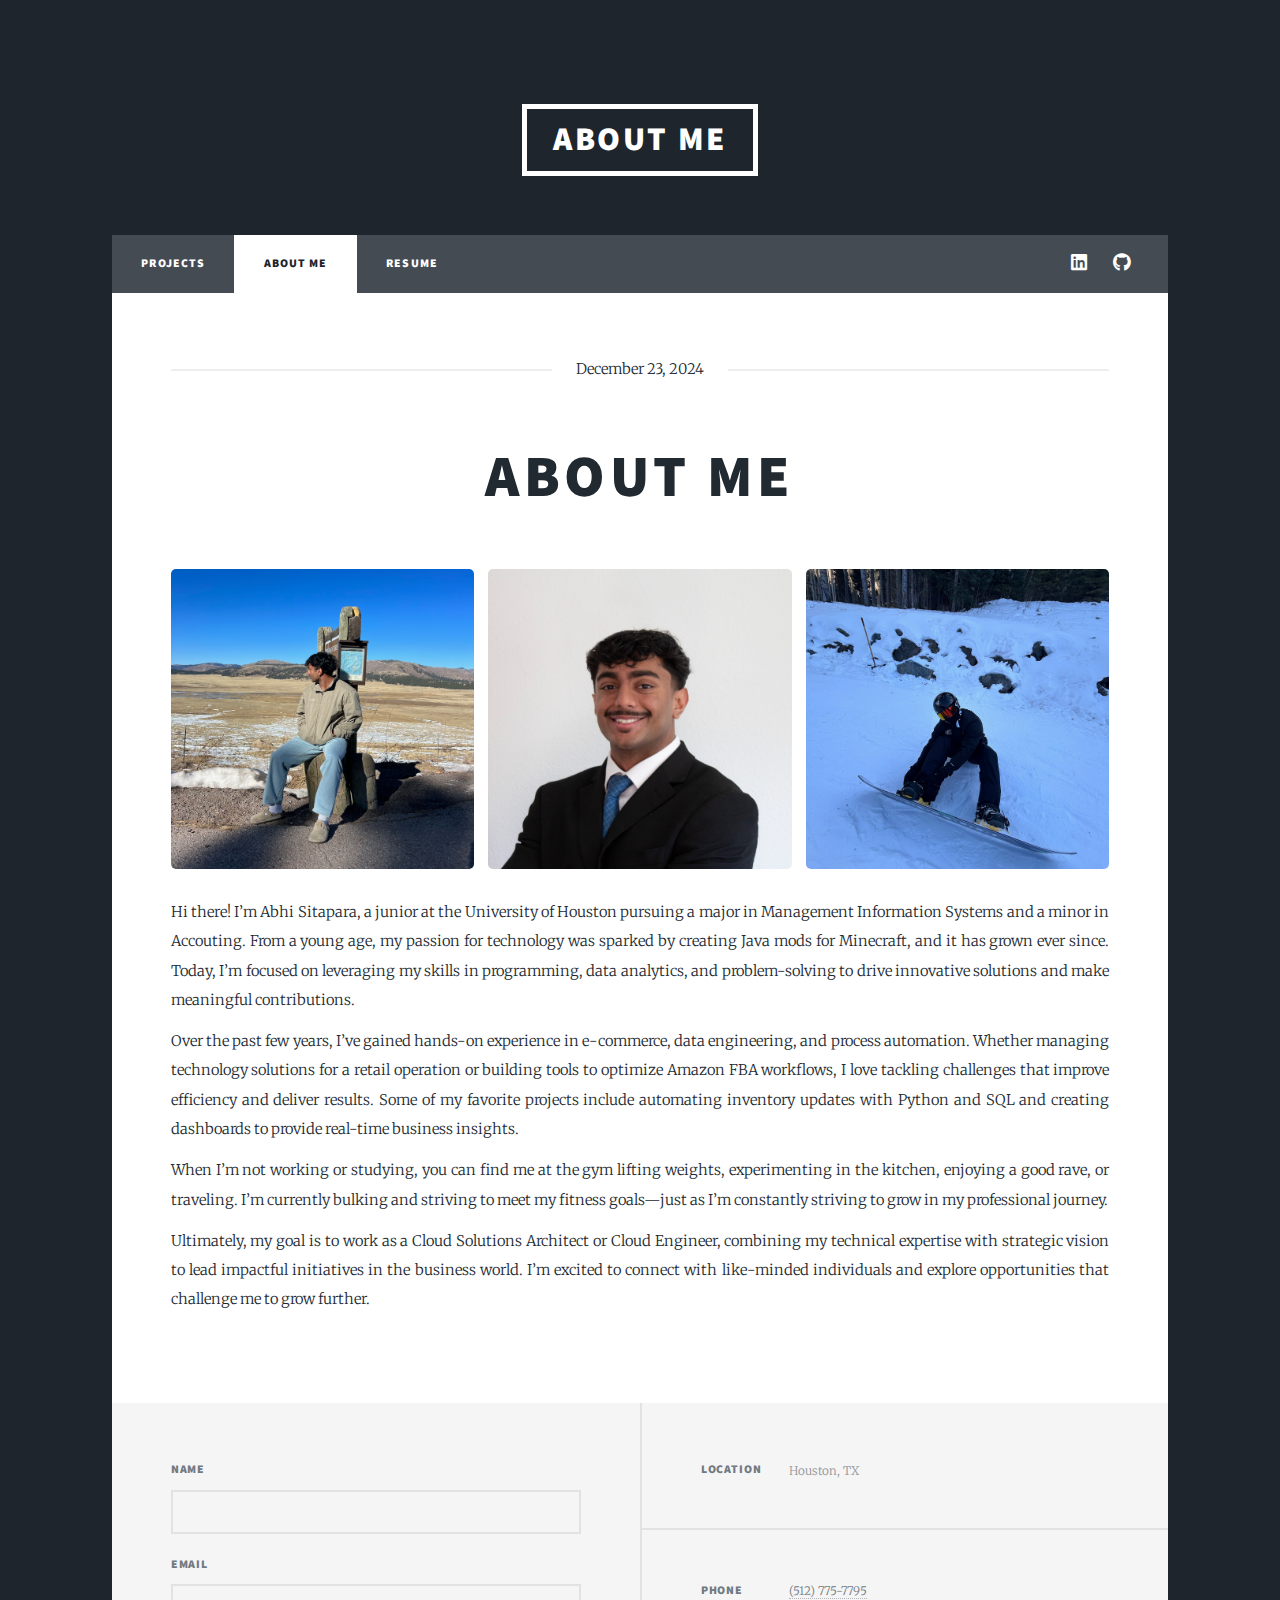
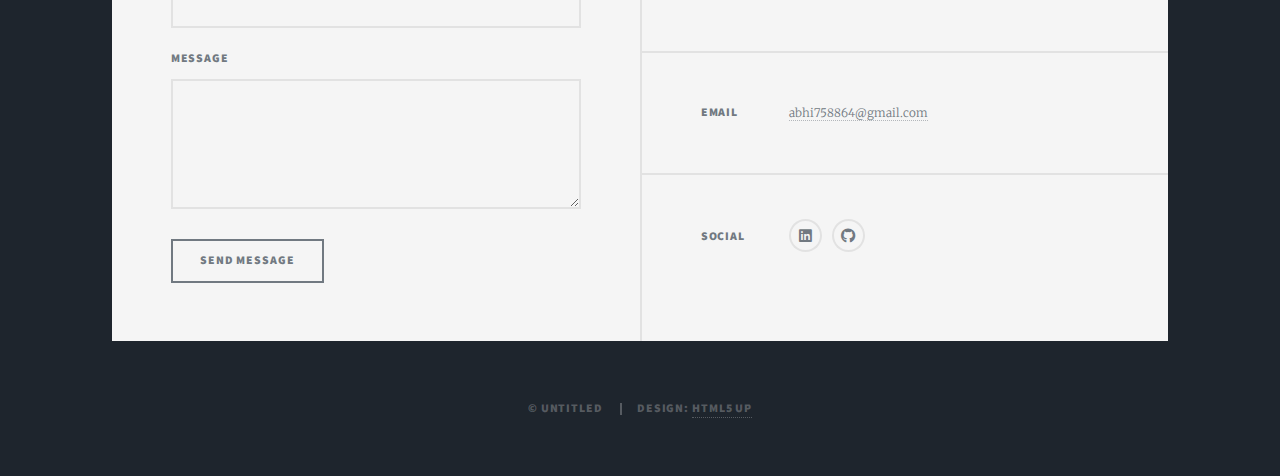
<file: aboutme.html>
<!DOCTYPE html>
<!--
	Massively by HTML5 UP
	html5up.net | @ajlkn
	Free for personal and commercial use under the CCA 3.0 license (html5up.net/license)
-->
<html>
  <head>
    <title>About Me | Abhi Sitapara</title>
    <meta charset="utf-8" />
    <meta
      name="viewport"
      content="width=device-width, initial-scale=1, user-scalable=no"
    />
    <link rel="stylesheet" href="assets/css/main.css" />
    <noscript
      ><link rel="stylesheet" href="assets/css/noscript.css"
    /></noscript>
  </head>
  <body class="is-preload">
    <!-- Wrapper -->
    <div id="wrapper">
      <!-- Header -->
      <header id="header">
        <a href="index.html" class="logo">About Me</a>
      </header>

      <!-- Nav -->
      <nav id="nav">
        <ul class="links">
          <li><a href="index.html">Projects</a></li>
          <li class="active"><a href="generic.html">About Me</a></li>
          <li><a href="resume.html">Resume</a></li>
        </ul>
        <ul class="icons">
          <li>
            <a
              href="https://www.linkedin.com/in/abhi-sitapara/"
              class="icon brands fa-linkedin"
              ><span class="label">LinkedIn</span></a
            >
          </li>
          <li>
            <a href="https://github.com/assitapa" class="icon brands fa-github"
              ><span class="label">GitHub</span></a
            >
          </li>
        </ul>
      </nav>

      <!-- Main -->
      <div id="main">
        <!-- Post -->
        <section class="post">
          <header class="major">
            <span class="date">December 23, 2024</span>
            <h1>About Me</h1>
          </header>
          <div class="image-grid">
            <img src="images/Travel.JPG" alt="Image 1" />
            <img src="images/Headshot.jpg" alt="Image 2" />
            <img src="images/Snow.JPG" alt="Image 3" />
          </div>
          <div style="margin-bottom: 2em">
            <p style="margin-bottom: 0.8em; line-height: 2">
              Hi there! I’m Abhi Sitapara, a junior at the University of Houston
              pursuing a major in Management Information Systems and a minor in
              Accouting. From a young age, my passion for technology was sparked
              by creating Java mods for Minecraft, and it has grown ever since.
              Today, I’m focused on leveraging my skills in programming, data
              analytics, and problem-solving to drive innovative solutions and
              make meaningful contributions.
            </p>
            <p style="margin-bottom: 0.8em; line-height: 2">
              Over the past few years, I’ve gained hands-on experience in
              e-commerce, data engineering, and process automation. Whether
              managing technology solutions for a retail operation or building
              tools to optimize Amazon FBA workflows, I love tackling challenges
              that improve efficiency and deliver results. Some of my favorite
              projects include automating inventory updates with Python and SQL
              and creating dashboards to provide real-time business insights.
            </p>
            <p style="margin-bottom: 0.8em; line-height: 2">
              When I’m not working or studying, you can find me at the gym
              lifting weights, experimenting in the kitchen, enjoying a good
              rave, or traveling. I’m currently bulking and striving to meet my
              fitness goals—just as I’m constantly striving to grow in my
              professional journey.
            </p>
            <p style="margin-bottom: 0.8em; line-height: 2">
              Ultimately, my goal is to work as a Cloud Solutions Architect or
              Cloud Engineer, combining my technical expertise with strategic
              vision to lead impactful initiatives in the business world. I’m
              excited to connect with like-minded individuals and explore
              opportunities that challenge me to grow further.
            </p>
          </div>
        </section>
      </div>

      <!-- Footer -->

      <footer id="footer">
        <section>
          <form method="post" action="https://formspree.io/f/mqaezbdn">
            <div class="fields">
              <div class="field">
                <label for="name">Name</label>
                <input type="text" name="name" id="name" required />
              </div>
              <div class="field">
                <label for="email">Email</label>
                <input type="email" name="email" id="email" required />
              </div>
              <div class="field">
                <label for="message">Message</label>
                <textarea
                  name="message"
                  id="message"
                  rows="3"
                  required
                ></textarea>
              </div>
            </div>
            <ul class="actions">
              <li><input type="submit" value="Send Message" /></li>
            </ul>
          </form>
        </section>
        <section class="split contact">
          <section class="alt">
            <h3>Location</h3>
            <p>Houston, TX</p>
          </section>
          <section>
            <h3>Phone</h3>
            <p><a href="#">(512) 775-7795</a></p>
          </section>
          <section>
            <h3>Email</h3>
            <p>
              <a href="mailto:abhi758864@gmail.com">abhi758864@gmail.com</a>
            </p>
          </section>
          <section>
            <h3>Social</h3>
            <ul class="icons alt">
              <li>
                <a
                  href="https://www.linkedin.com/in/abhi-sitapara/"
                  class="icon brands alt fa-linkedin"
                  ><span class="label">LinkedIn</span></a
                >
              </li>
              <li>
                <a
                  href="https://github.com/assitapa"
                  class="icon brands alt fa-github"
                  ><span class="label">GitHub</span></a
                >
              </li>
            </ul>
          </section>
        </section>
      </footer>
      <!-- Copyright -->
      <div id="copyright">
        <ul>
          <li>&copy; Untitled</li>
          <li>Design: <a href="https://html5up.net">HTML5 UP</a></li>
        </ul>
      </div>
    </div>
  </body>
</html>
</file>
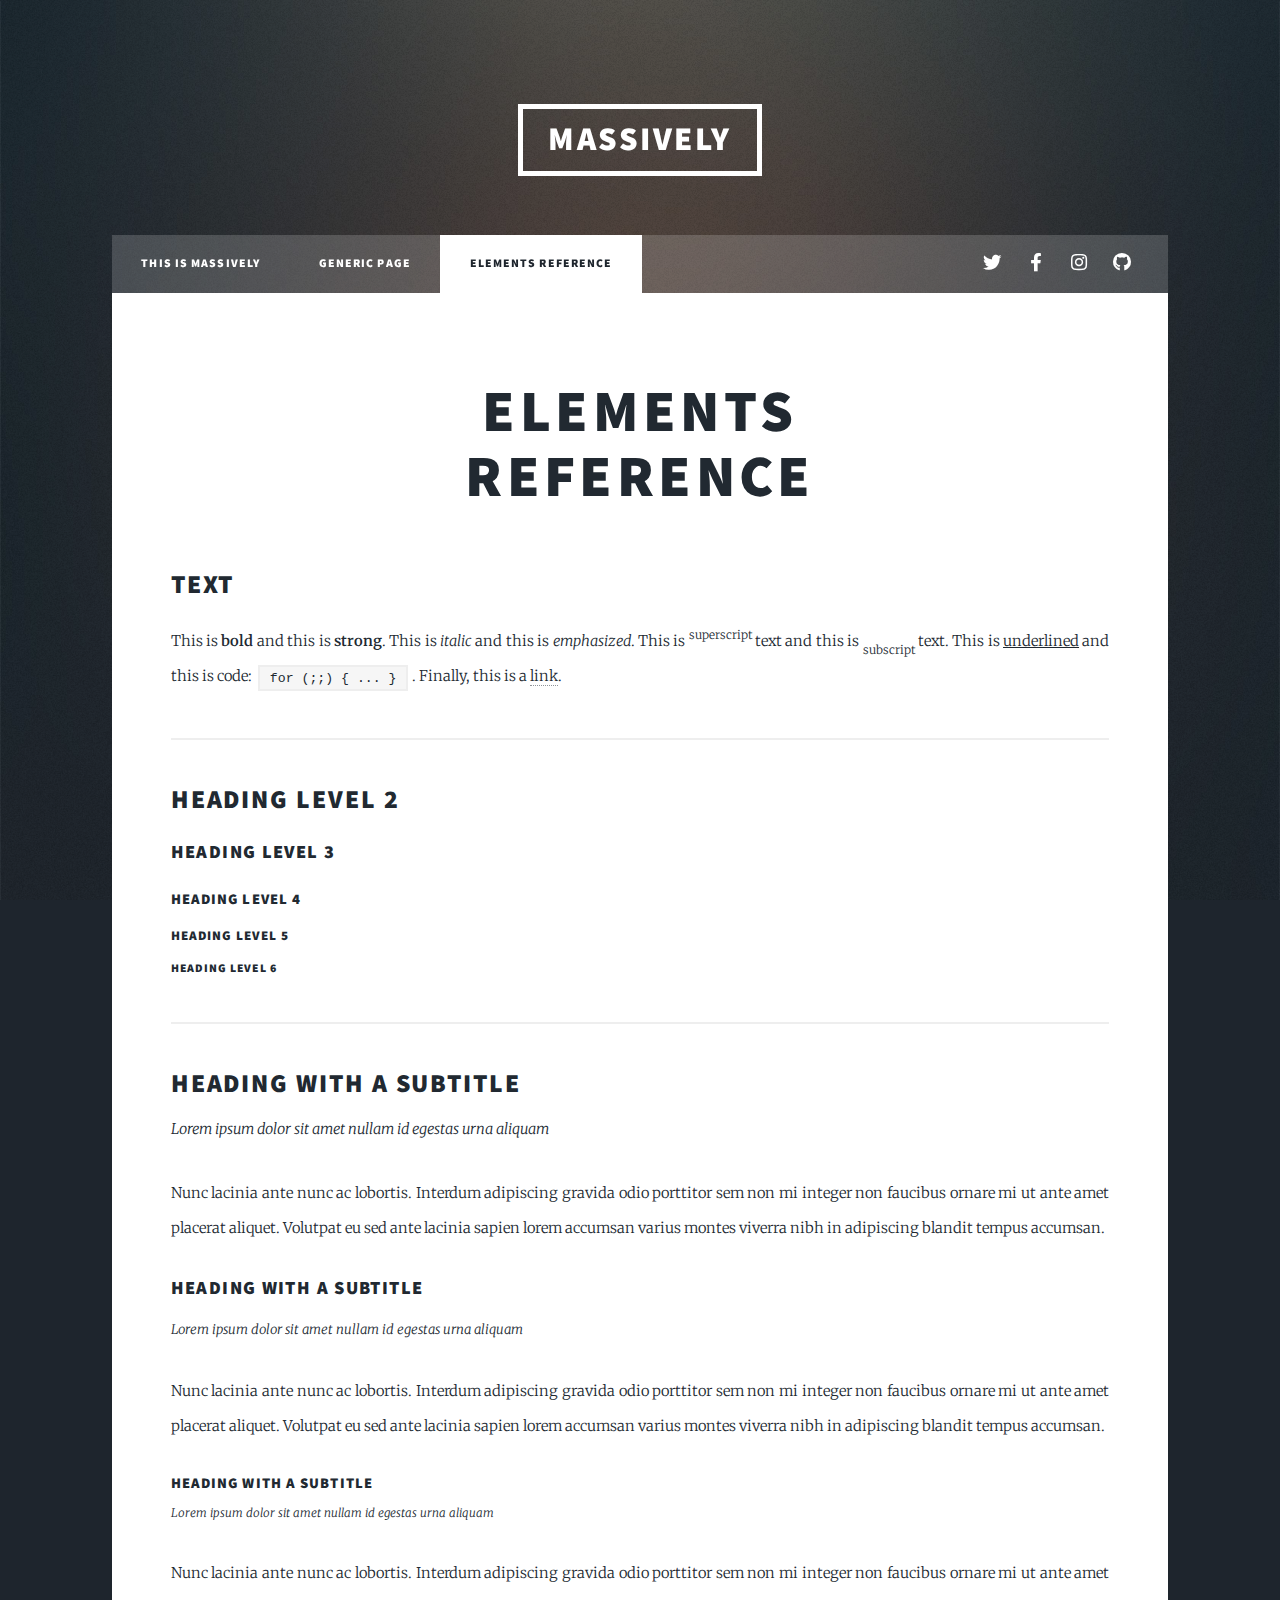
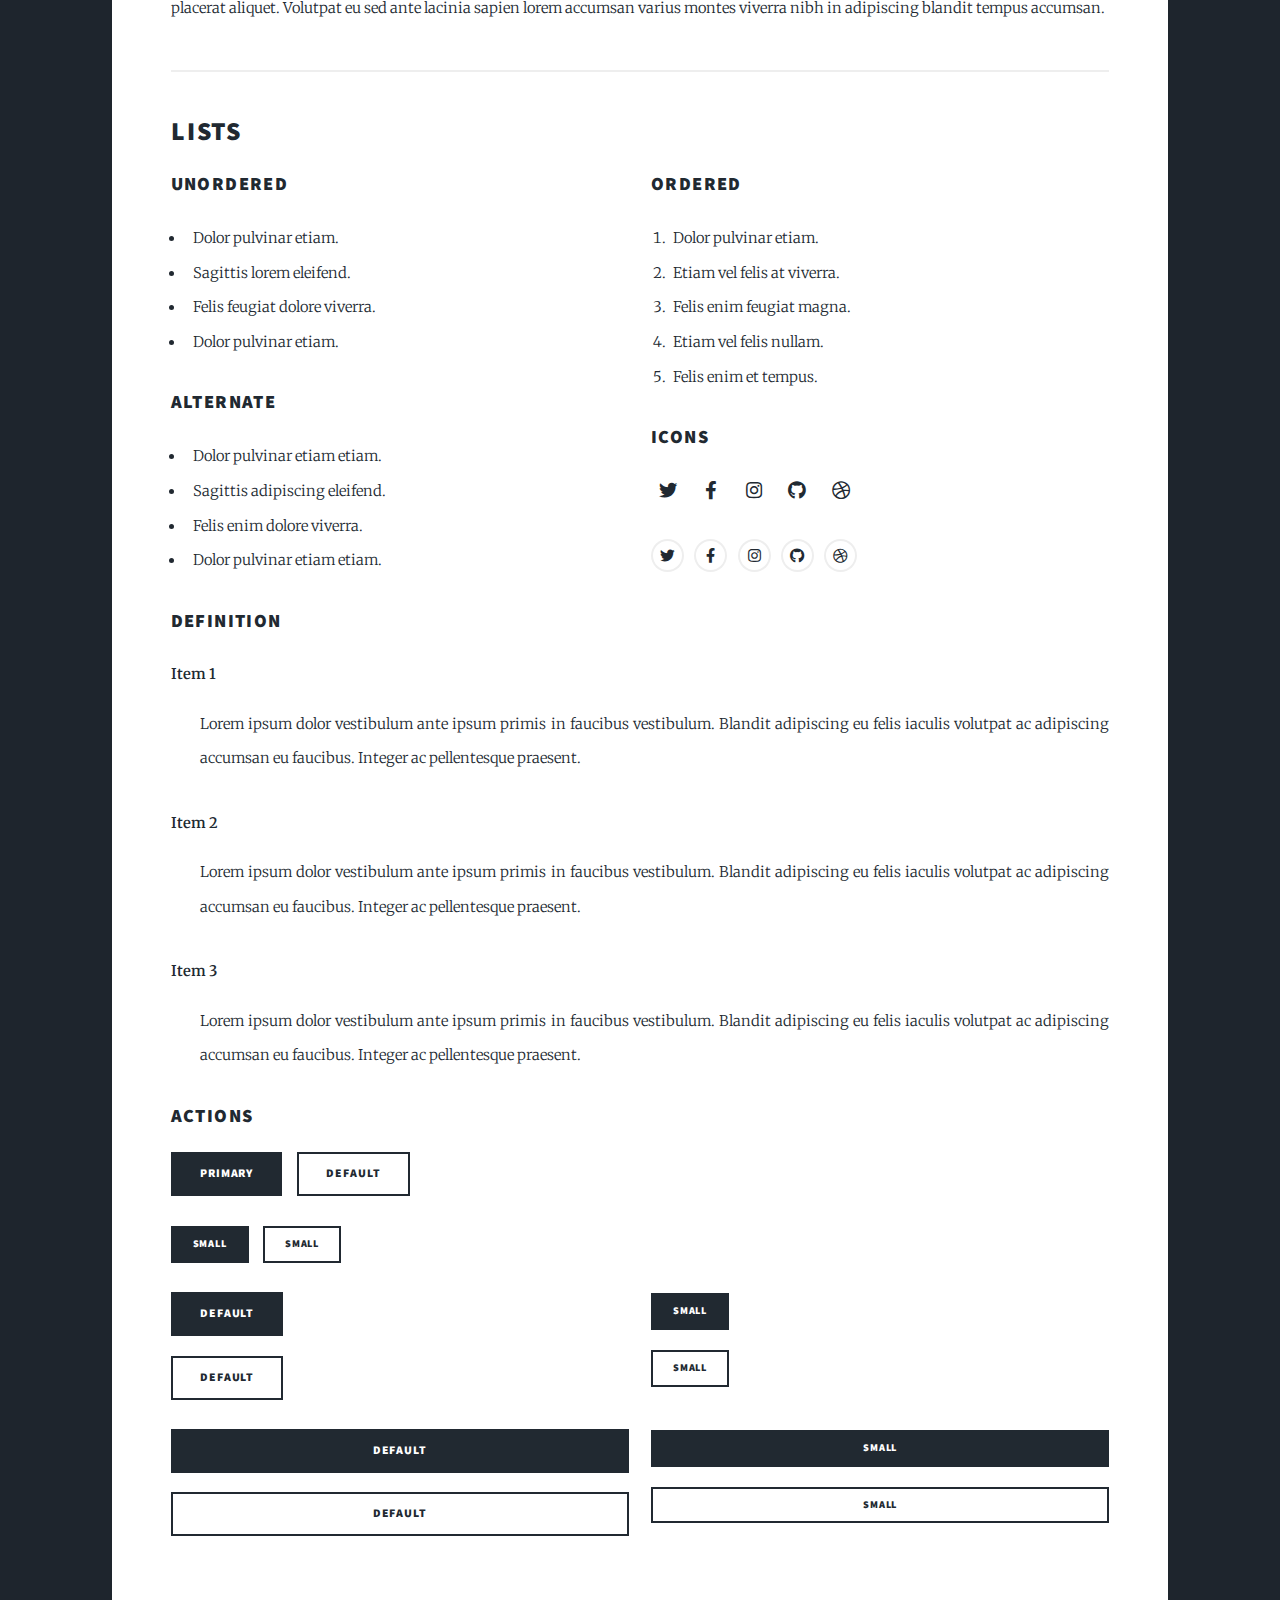
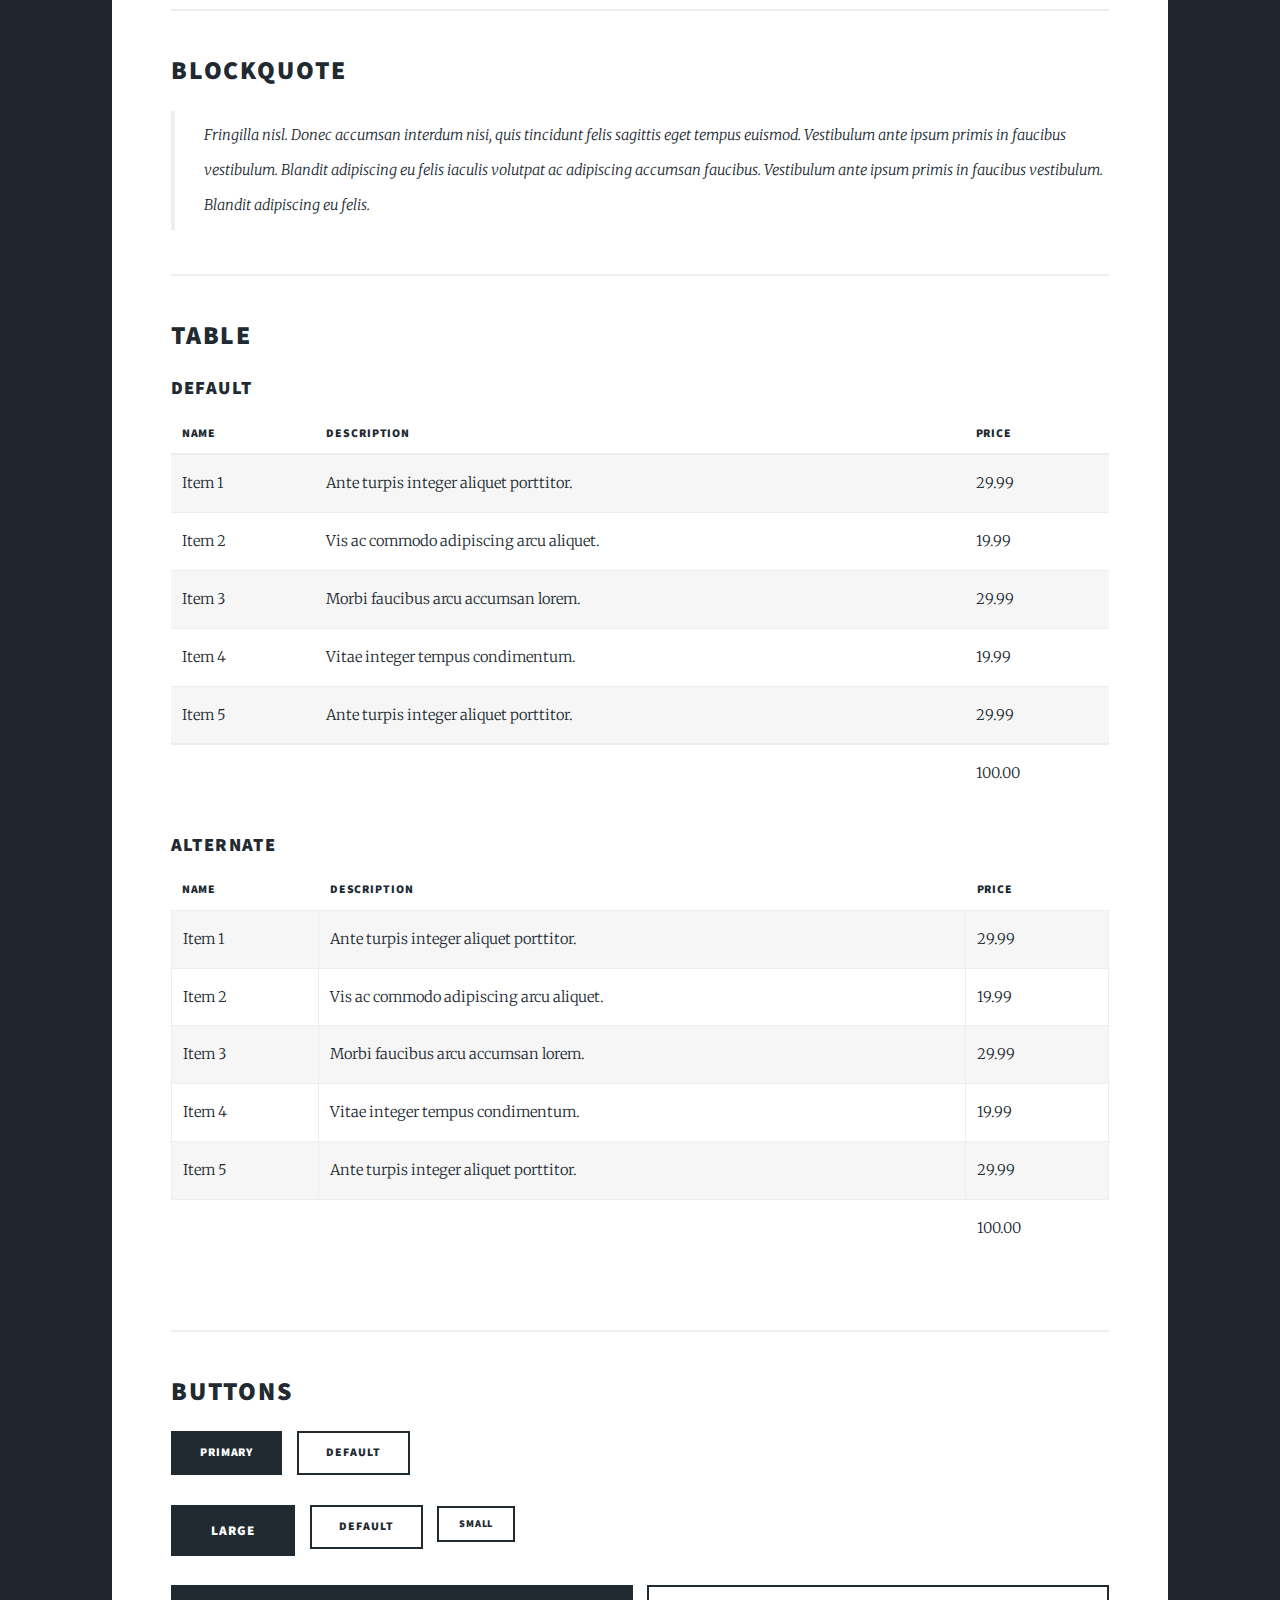
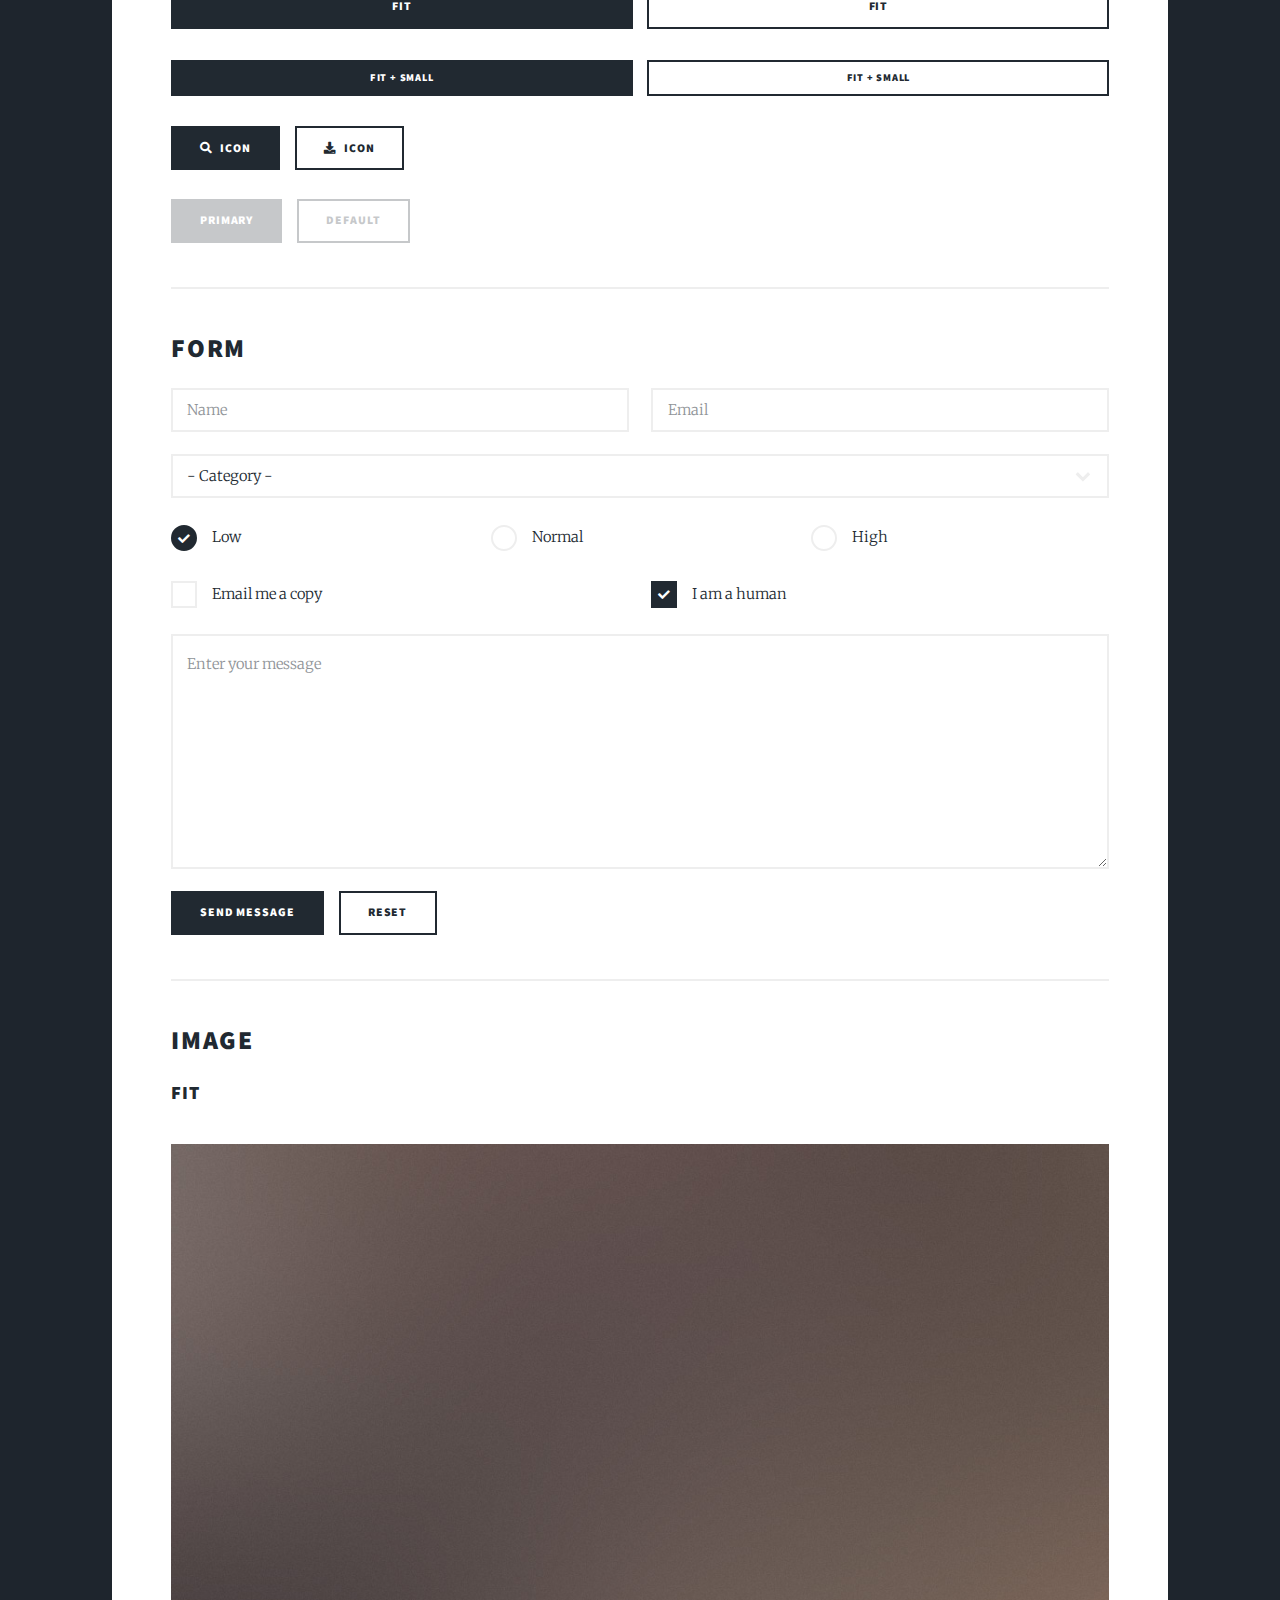
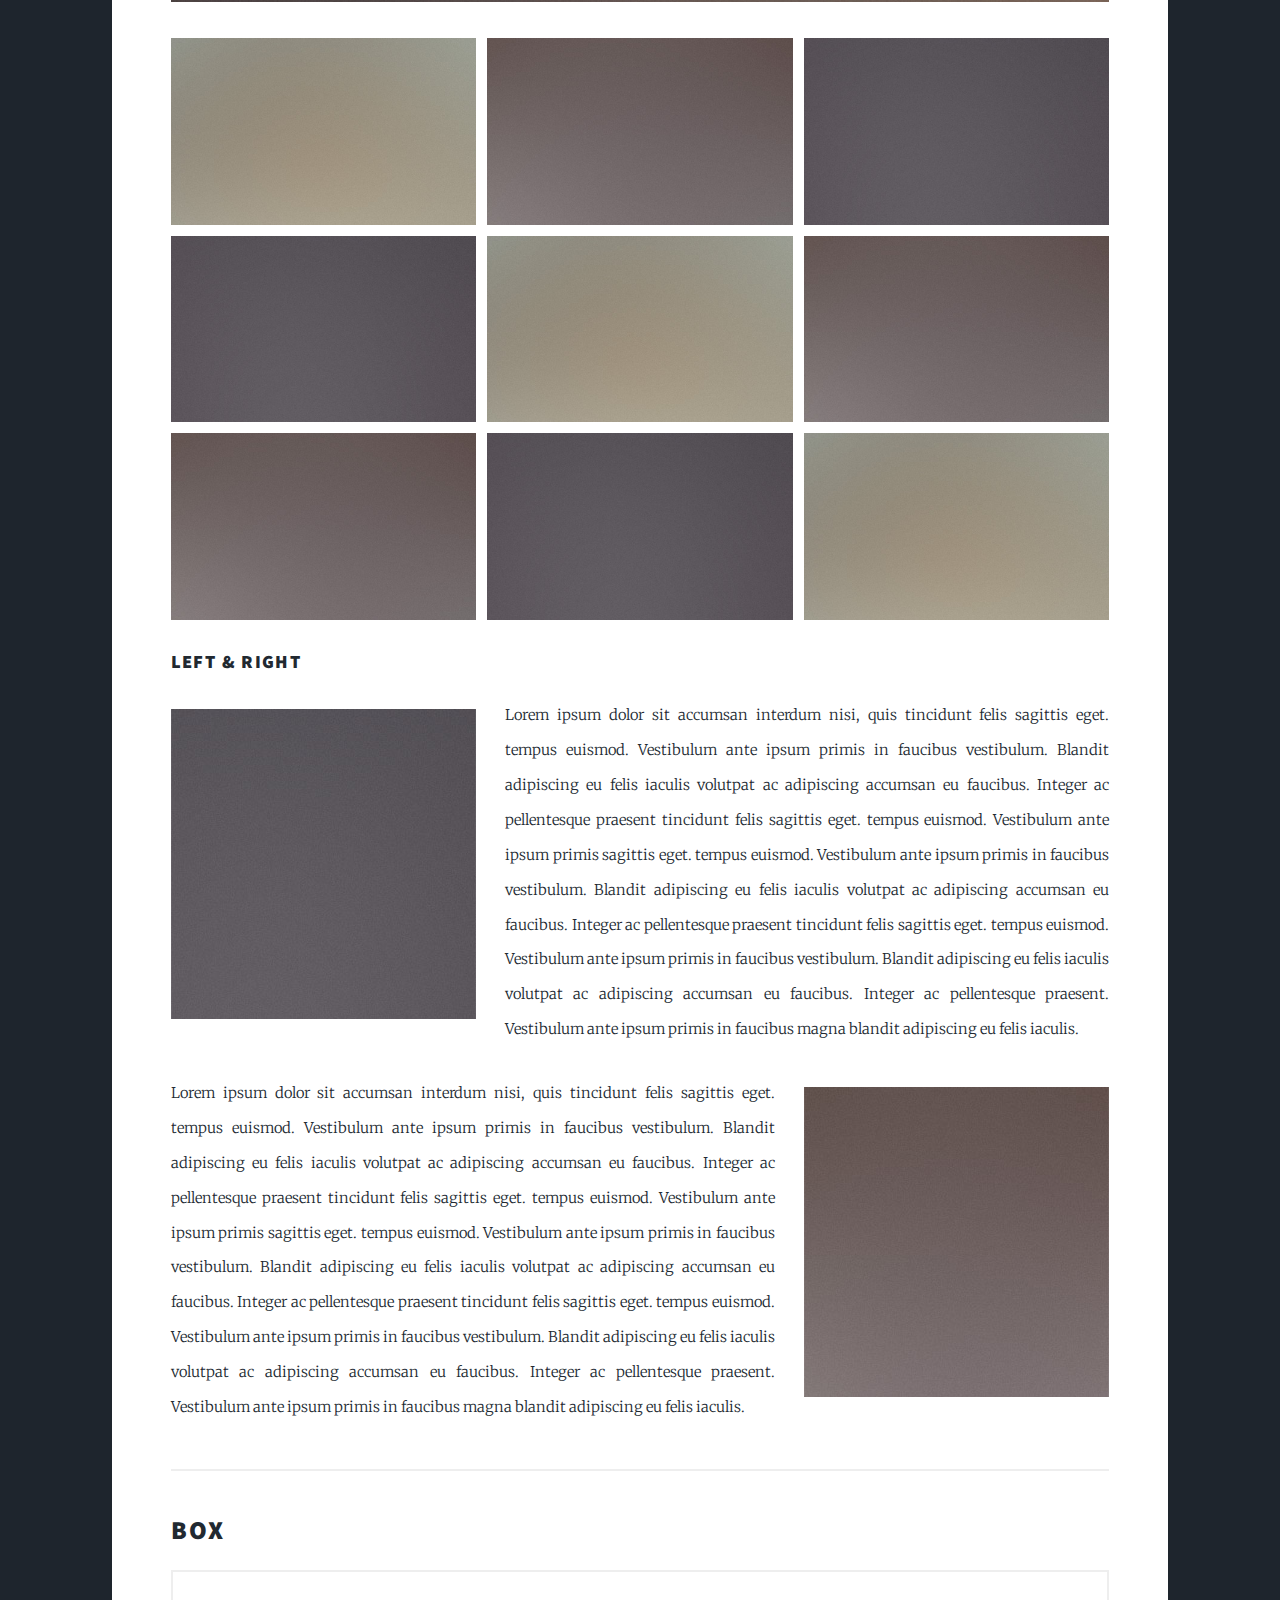
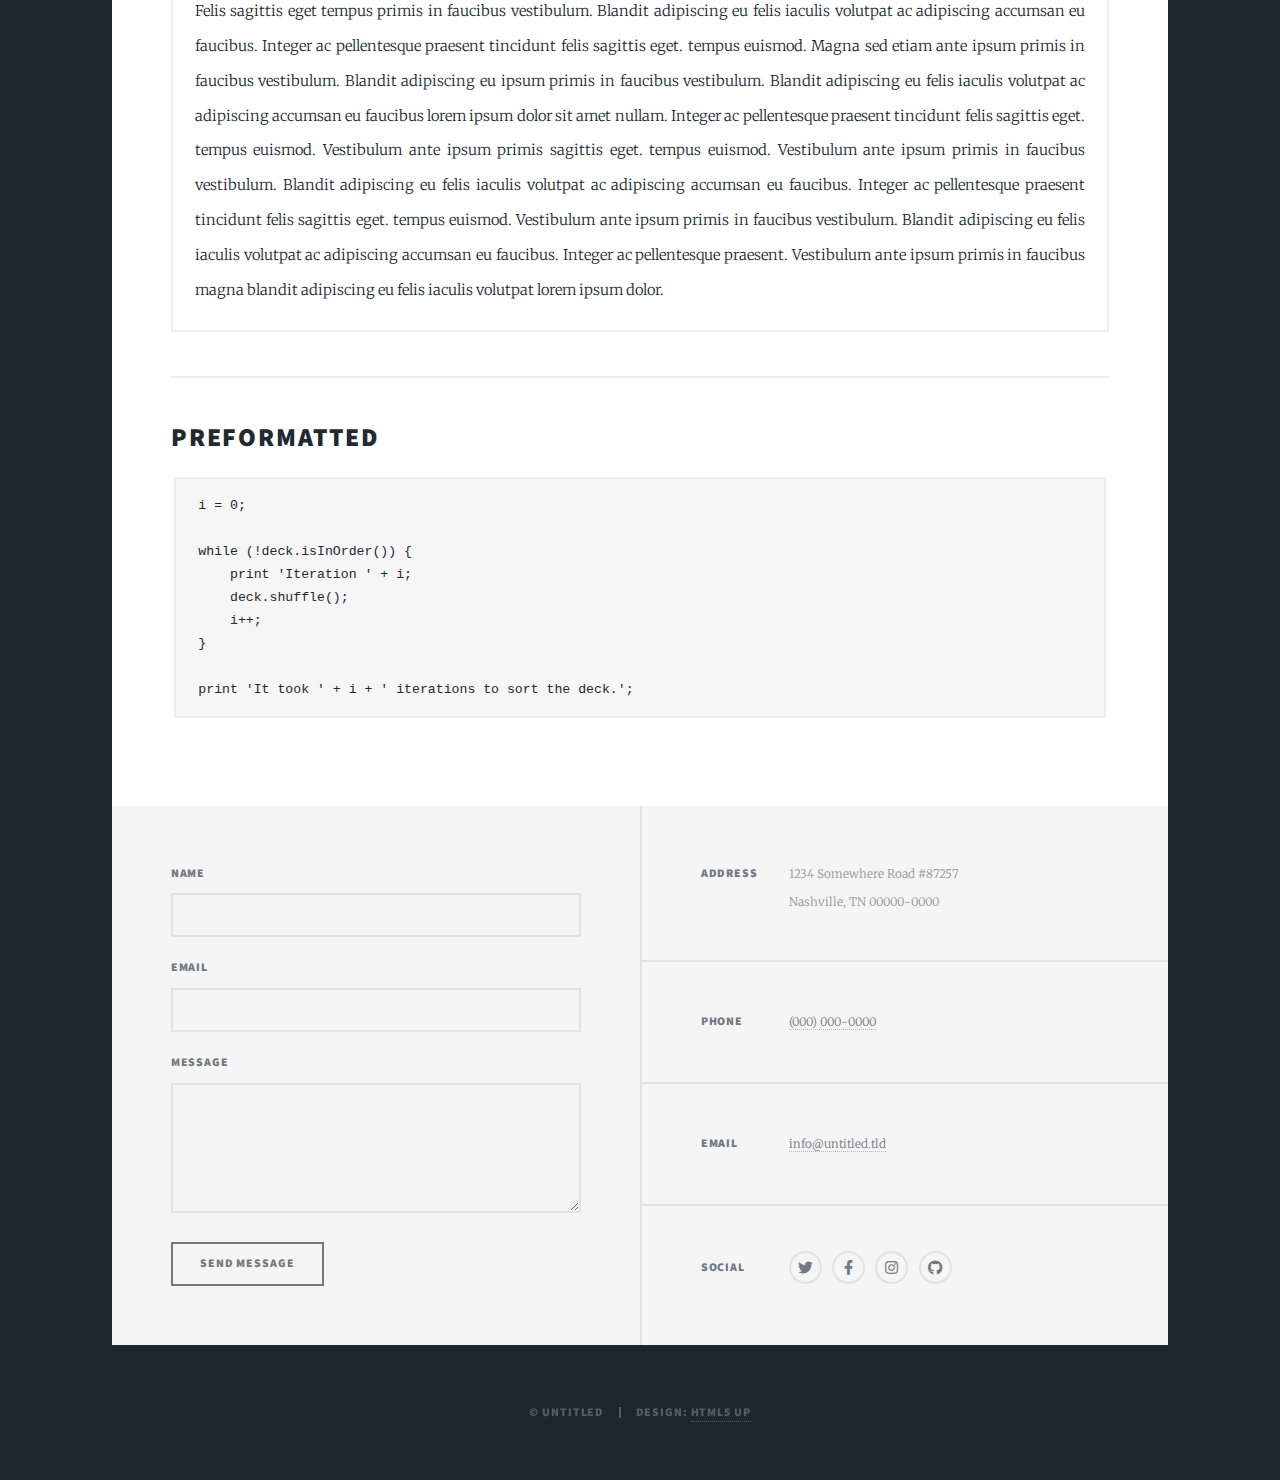
<file: elements.html>
<!DOCTYPE HTML>
<!--
	Massively by HTML5 UP
	html5up.net | @ajlkn
	Free for personal and commercial use under the CCA 3.0 license (html5up.net/license)
-->
<html>
	<head>
		<title>Elements Reference - Massively by HTML5 UP</title>
		<meta charset="utf-8" />
		<meta name="viewport" content="width=device-width, initial-scale=1, user-scalable=no" />
		<link rel="stylesheet" href="assets/css/main.css" />
		<noscript><link rel="stylesheet" href="assets/css/noscript.css" /></noscript>
	</head>
	<body class="is-preload">

		<!-- Wrapper -->
			<div id="wrapper">

				<!-- Header -->
					<header id="header">
						<a href="index.html" class="logo">Massively</a>
					</header>

				<!-- Nav -->
					<nav id="nav">
						<ul class="links">
							<li><a href="index.html">This is Massively</a></li>
							<li><a href="generic.html">Generic Page</a></li>
							<li class="active"><a href="elements.html">Elements Reference</a></li>
						</ul>
						<ul class="icons">
							<li><a href="#" class="icon brands fa-twitter"><span class="label">Twitter</span></a></li>
							<li><a href="#" class="icon brands fa-facebook-f"><span class="label">Facebook</span></a></li>
							<li><a href="#" class="icon brands fa-instagram"><span class="label">Instagram</span></a></li>
							<li><a href="#" class="icon brands fa-github"><span class="label">GitHub</span></a></li>
						</ul>
					</nav>

				<!-- Main -->
					<div id="main">

						<!-- Post -->
							<section class="post">
								<header class="major">
									<h1>Elements<br />
									Reference</h1>
								</header>

								<!-- Text stuff -->
									<h2>Text</h2>
									<p>This is <b>bold</b> and this is <strong>strong</strong>. This is <i>italic</i> and this is <em>emphasized</em>.
									This is <sup>superscript</sup> text and this is <sub>subscript</sub> text.
									This is <u>underlined</u> and this is code: <code>for (;;) { ... }</code>.
									Finally, this is a <a href="#">link</a>.</p>
									<hr />
									<h2>Heading Level 2</h2>
									<h3>Heading Level 3</h3>
									<h4>Heading Level 4</h4>
									<h5>Heading Level 5</h5>
									<h6>Heading Level 6</h6>
									<hr />
									<header>
										<h2>Heading with a Subtitle</h2>
										<p>Lorem ipsum dolor sit amet nullam id egestas urna aliquam</p>
									</header>
									<p>Nunc lacinia ante nunc ac lobortis. Interdum adipiscing gravida odio porttitor sem non mi integer non faucibus ornare mi ut ante amet placerat aliquet. Volutpat eu sed ante lacinia sapien lorem accumsan varius montes viverra nibh in adipiscing blandit tempus accumsan.</p>
									<header>
										<h3>Heading with a Subtitle</h3>
										<p>Lorem ipsum dolor sit amet nullam id egestas urna aliquam</p>
									</header>
									<p>Nunc lacinia ante nunc ac lobortis. Interdum adipiscing gravida odio porttitor sem non mi integer non faucibus ornare mi ut ante amet placerat aliquet. Volutpat eu sed ante lacinia sapien lorem accumsan varius montes viverra nibh in adipiscing blandit tempus accumsan.</p>
									<header>
										<h4>Heading with a Subtitle</h4>
										<p>Lorem ipsum dolor sit amet nullam id egestas urna aliquam</p>
									</header>
									<p>Nunc lacinia ante nunc ac lobortis. Interdum adipiscing gravida odio porttitor sem non mi integer non faucibus ornare mi ut ante amet placerat aliquet. Volutpat eu sed ante lacinia sapien lorem accumsan varius montes viverra nibh in adipiscing blandit tempus accumsan.</p>

									<hr />

								<!-- Lists -->
									<h2>Lists</h2>
									<div class="row">
										<div class="col-6 col-12-small">

											<h3>Unordered</h3>
											<ul>
												<li>Dolor pulvinar etiam.</li>
												<li>Sagittis lorem eleifend.</li>
												<li>Felis feugiat dolore viverra.</li>
												<li>Dolor pulvinar etiam.</li>
											</ul>

											<h3>Alternate</h3>
											<ul class="alt">
												<li>Dolor pulvinar etiam etiam.</li>
												<li>Sagittis adipiscing eleifend.</li>
												<li>Felis enim dolore viverra.</li>
												<li>Dolor pulvinar etiam etiam.</li>
											</ul>

										</div>
										<div class="col-6 col-12-small">

											<h3>Ordered</h3>
											<ol>
												<li>Dolor pulvinar etiam.</li>
												<li>Etiam vel felis at viverra.</li>
												<li>Felis enim feugiat magna.</li>
												<li>Etiam vel felis nullam.</li>
												<li>Felis enim et tempus.</li>
											</ol>

											<h3>Icons</h3>
											<ul class="icons">
												<li><a href="#" class="icon brands fa-twitter"><span class="label">Twitter</span></a></li>
												<li><a href="#" class="icon brands fa-facebook-f"><span class="label">Facebook</span></a></li>
												<li><a href="#" class="icon brands fa-instagram"><span class="label">Instagram</span></a></li>
												<li><a href="#" class="icon brands fa-github"><span class="label">Github</span></a></li>
												<li><a href="#" class="icon brands fa-dribbble"><span class="label">Dribbble</span></a></li>
											</ul>
											<ul class="icons alt">
												<li><a href="#" class="icon brands alt fa-twitter"><span class="label">Twitter</span></a></li>
												<li><a href="#" class="icon brands alt fa-facebook-f"><span class="label">Facebook</span></a></li>
												<li><a href="#" class="icon brands alt fa-instagram"><span class="label">Instagram</span></a></li>
												<li><a href="#" class="icon brands alt fa-github"><span class="label">Github</span></a></li>
												<li><a href="#" class="icon brands alt fa-dribbble"><span class="label">Dribbble</span></a></li>
											</ul>

										</div>
									</div>
									<h3>Definition</h3>
									<dl>
										<dt>Item 1</dt>
										<dd>
											<p>Lorem ipsum dolor vestibulum ante ipsum primis in faucibus vestibulum. Blandit adipiscing eu felis iaculis volutpat ac adipiscing accumsan eu faucibus. Integer ac pellentesque praesent.</p>
										</dd>
										<dt>Item 2</dt>
										<dd>
											<p>Lorem ipsum dolor vestibulum ante ipsum primis in faucibus vestibulum. Blandit adipiscing eu felis iaculis volutpat ac adipiscing accumsan eu faucibus. Integer ac pellentesque praesent.</p>
										</dd>
										<dt>Item 3</dt>
										<dd>
											<p>Lorem ipsum dolor vestibulum ante ipsum primis in faucibus vestibulum. Blandit adipiscing eu felis iaculis volutpat ac adipiscing accumsan eu faucibus. Integer ac pellentesque praesent.</p>
										</dd>
									</dl>

									<h3>Actions</h3>
									<ul class="actions">
										<li><a href="#" class="button primary">Primary</a></li>
										<li><a href="#" class="button">Default</a></li>
									</ul>
									<ul class="actions small">
										<li><a href="#" class="button primary small">Small</a></li>
										<li><a href="#" class="button small">Small</a></li>
									</ul>
									<div class="row">
										<div class="col-6 col-12-small">
											<ul class="actions stacked">
												<li><a href="#" class="button primary">Default</a></li>
												<li><a href="#" class="button">Default</a></li>
											</ul>
										</div>
										<div class="col-6 col-12-small">
											<ul class="actions stacked">
												<li><a href="#" class="button primary small">Small</a></li>
												<li><a href="#" class="button small">Small</a></li>
											</ul>
										</div>
									</div>
									<div class="row">
										<div class="col-6 col-12-small">
											<ul class="actions stacked">
												<li><a href="#" class="button primary fit">Default</a></li>
												<li><a href="#" class="button fit">Default</a></li>
											</ul>
										</div>
										<div class="col-6 col-12-small">
											<ul class="actions stacked">
												<li><a href="#" class="button primary small fit">Small</a></li>
												<li><a href="#" class="button small fit">Small</a></li>
											</ul>
										</div>
									</div>

									<hr />

								<!-- Blockquote -->
									<h2>Blockquote</h2>
									<blockquote>Fringilla nisl. Donec accumsan interdum nisi, quis tincidunt felis sagittis eget tempus euismod. Vestibulum ante ipsum primis in faucibus vestibulum. Blandit adipiscing eu felis iaculis volutpat ac adipiscing accumsan faucibus. Vestibulum ante ipsum primis in faucibus vestibulum. Blandit adipiscing eu felis.</blockquote>

									<hr />

								<!-- Table -->
									<h2>Table</h2>

									<h3>Default</h3>
									<div class="table-wrapper">
										<table>
											<thead>
												<tr>
													<th>Name</th>
													<th>Description</th>
													<th>Price</th>
												</tr>
											</thead>
											<tbody>
												<tr>
													<td>Item 1</td>
													<td>Ante turpis integer aliquet porttitor.</td>
													<td>29.99</td>
												</tr>
												<tr>
													<td>Item 2</td>
													<td>Vis ac commodo adipiscing arcu aliquet.</td>
													<td>19.99</td>
												</tr>
												<tr>
													<td>Item 3</td>
													<td> Morbi faucibus arcu accumsan lorem.</td>
													<td>29.99</td>
												</tr>
												<tr>
													<td>Item 4</td>
													<td>Vitae integer tempus condimentum.</td>
													<td>19.99</td>
												</tr>
												<tr>
													<td>Item 5</td>
													<td>Ante turpis integer aliquet porttitor.</td>
													<td>29.99</td>
												</tr>
											</tbody>
											<tfoot>
												<tr>
													<td colspan="2"></td>
													<td>100.00</td>
												</tr>
											</tfoot>
										</table>
									</div>

									<h3>Alternate</h3>
									<div class="table-wrapper">
										<table class="alt">
											<thead>
												<tr>
													<th>Name</th>
													<th>Description</th>
													<th>Price</th>
												</tr>
											</thead>
											<tbody>
												<tr>
													<td>Item 1</td>
													<td>Ante turpis integer aliquet porttitor.</td>
													<td>29.99</td>
												</tr>
												<tr>
													<td>Item 2</td>
													<td>Vis ac commodo adipiscing arcu aliquet.</td>
													<td>19.99</td>
												</tr>
												<tr>
													<td>Item 3</td>
													<td> Morbi faucibus arcu accumsan lorem.</td>
													<td>29.99</td>
												</tr>
												<tr>
													<td>Item 4</td>
													<td>Vitae integer tempus condimentum.</td>
													<td>19.99</td>
												</tr>
												<tr>
													<td>Item 5</td>
													<td>Ante turpis integer aliquet porttitor.</td>
													<td>29.99</td>
												</tr>
											</tbody>
											<tfoot>
												<tr>
													<td colspan="2"></td>
													<td>100.00</td>
												</tr>
											</tfoot>
										</table>
									</div>

									<hr />

								<!-- Buttons -->
									<h2>Buttons</h2>
									<ul class="actions">
										<li><a href="#" class="button primary">Primary</a></li>
										<li><a href="#" class="button">Default</a></li>
									</ul>
									<ul class="actions">
										<li><a href="#" class="button primary large">Large</a></li>
										<li><a href="#" class="button">Default</a></li>
										<li><a href="#" class="button small">Small</a></li>
									</ul>
									<ul class="actions fit">
										<li><a href="#" class="button primary fit">Fit</a></li>
										<li><a href="#" class="button fit">Fit</a></li>
									</ul>
									<ul class="actions fit small">
										<li><a href="#" class="button primary fit small">Fit + Small</a></li>
										<li><a href="#" class="button fit small">Fit + Small</a></li>
									</ul>
									<ul class="actions">
										<li><a href="#" class="button primary icon solid fa-search">Icon</a></li>
										<li><a href="#" class="button icon solid fa-download">Icon</a></li>
									</ul>
									<ul class="actions">
										<li><span class="button primary disabled">Primary</span></li>
										<li><span class="button disabled">Default</span></li>
									</ul>

									<hr />

								<!-- Form -->
									<h2>Form</h2>

									<form method="post" action="#">
										<div class="row gtr-uniform">
											<div class="col-6 col-12-xsmall">
												<input type="text" name="demo-name" id="demo-name" value="" placeholder="Name" />
											</div>
											<div class="col-6 col-12-xsmall">
												<input type="email" name="demo-email" id="demo-email" value="" placeholder="Email" />
											</div>
											<!-- Break -->
											<div class="col-12">
												<select name="demo-category" id="demo-category">
													<option value="">- Category -</option>
													<option value="1">Manufacturing</option>
													<option value="1">Shipping</option>
													<option value="1">Administration</option>
													<option value="1">Human Resources</option>
												</select>
											</div>
											<!-- Break -->
											<div class="col-4 col-12-small">
												<input type="radio" id="demo-priority-low" name="demo-priority" checked>
												<label for="demo-priority-low">Low</label>
											</div>
											<div class="col-4 col-12-small">
												<input type="radio" id="demo-priority-normal" name="demo-priority">
												<label for="demo-priority-normal">Normal</label>
											</div>
											<div class="col-4 col-12-small">
												<input type="radio" id="demo-priority-high" name="demo-priority">
												<label for="demo-priority-high">High</label>
											</div>
											<!-- Break -->
											<div class="col-6 col-12-small">
												<input type="checkbox" id="demo-copy" name="demo-copy">
												<label for="demo-copy">Email me a copy</label>
											</div>
											<div class="col-6 col-12-small">
												<input type="checkbox" id="demo-human" name="demo-human" checked>
												<label for="demo-human">I am a human</label>
											</div>
											<!-- Break -->
											<div class="col-12">
												<textarea name="demo-message" id="demo-message" placeholder="Enter your message" rows="6"></textarea>
											</div>
											<!-- Break -->
											<div class="col-12">
												<ul class="actions">
													<li><input type="submit" value="Send Message" class="primary" /></li>
													<li><input type="reset" value="Reset" /></li>
												</ul>
											</div>
										</div>
									</form>

									<hr />

								<!-- Image -->
									<h2>Image</h2>

									<h3>Fit</h3>
									<span class="image fit"><img src="images/pic01.jpg" alt="" /></span>
									<div class="box alt">
										<div class="row gtr-50 gtr-uniform">
											<div class="col-4"><span class="image fit"><img src="images/pic02.jpg" alt="" /></span></div>
											<div class="col-4"><span class="image fit"><img src="images/pic03.jpg" alt="" /></span></div>
											<div class="col-4"><span class="image fit"><img src="images/pic04.jpg" alt="" /></span></div>
											<!-- Break -->
											<div class="col-4"><span class="image fit"><img src="images/pic04.jpg" alt="" /></span></div>
											<div class="col-4"><span class="image fit"><img src="images/pic02.jpg" alt="" /></span></div>
											<div class="col-4"><span class="image fit"><img src="images/pic03.jpg" alt="" /></span></div>
											<!-- Break -->
											<div class="col-4"><span class="image fit"><img src="images/pic03.jpg" alt="" /></span></div>
											<div class="col-4"><span class="image fit"><img src="images/pic04.jpg" alt="" /></span></div>
											<div class="col-4"><span class="image fit"><img src="images/pic02.jpg" alt="" /></span></div>
										</div>
									</div>

									<h3>Left &amp; Right</h3>
									<p><span class="image left"><img src="images/pic08.jpg" alt="" /></span>Lorem ipsum dolor sit accumsan interdum nisi, quis tincidunt felis sagittis eget. tempus euismod. Vestibulum ante ipsum primis in faucibus vestibulum. Blandit adipiscing eu felis iaculis volutpat ac adipiscing accumsan eu faucibus. Integer ac pellentesque praesent tincidunt felis sagittis eget. tempus euismod. Vestibulum ante ipsum primis sagittis eget. tempus euismod. Vestibulum ante ipsum primis in faucibus vestibulum. Blandit adipiscing eu felis iaculis volutpat ac adipiscing accumsan eu faucibus. Integer ac pellentesque praesent tincidunt felis sagittis eget. tempus euismod. Vestibulum ante ipsum primis in faucibus vestibulum. Blandit adipiscing eu felis iaculis volutpat ac adipiscing accumsan eu faucibus. Integer ac pellentesque praesent. Vestibulum ante ipsum primis in faucibus magna blandit adipiscing eu felis iaculis.</p>
									<p><span class="image right"><img src="images/pic09.jpg" alt="" /></span>Lorem ipsum dolor sit accumsan interdum nisi, quis tincidunt felis sagittis eget. tempus euismod. Vestibulum ante ipsum primis in faucibus vestibulum. Blandit adipiscing eu felis iaculis volutpat ac adipiscing accumsan eu faucibus. Integer ac pellentesque praesent tincidunt felis sagittis eget. tempus euismod. Vestibulum ante ipsum primis sagittis eget. tempus euismod. Vestibulum ante ipsum primis in faucibus vestibulum. Blandit adipiscing eu felis iaculis volutpat ac adipiscing accumsan eu faucibus. Integer ac pellentesque praesent tincidunt felis sagittis eget. tempus euismod. Vestibulum ante ipsum primis in faucibus vestibulum. Blandit adipiscing eu felis iaculis volutpat ac adipiscing accumsan eu faucibus. Integer ac pellentesque praesent. Vestibulum ante ipsum primis in faucibus magna blandit adipiscing eu felis iaculis.</p>

									<hr />

								<!-- Box -->
									<h2>Box</h2>
									<div class="box">
										<p>Felis sagittis eget tempus primis in faucibus vestibulum. Blandit adipiscing eu felis iaculis volutpat ac adipiscing accumsan eu faucibus. Integer ac pellentesque praesent tincidunt felis sagittis eget. tempus euismod. Magna sed etiam ante ipsum primis in faucibus vestibulum. Blandit adipiscing eu ipsum primis in faucibus vestibulum. Blandit adipiscing eu felis iaculis volutpat ac adipiscing accumsan eu faucibus lorem ipsum dolor sit amet nullam. Integer ac pellentesque praesent tincidunt felis sagittis eget. tempus euismod. Vestibulum ante ipsum primis sagittis eget. tempus euismod. Vestibulum ante ipsum primis in faucibus vestibulum. Blandit adipiscing eu felis iaculis volutpat ac adipiscing accumsan eu faucibus. Integer ac pellentesque praesent tincidunt felis sagittis eget. tempus euismod. Vestibulum ante ipsum primis in faucibus vestibulum. Blandit adipiscing eu felis iaculis volutpat ac adipiscing accumsan eu faucibus. Integer ac pellentesque praesent. Vestibulum ante ipsum primis in faucibus magna blandit adipiscing eu felis iaculis volutpat lorem ipsum dolor.</p>
									</div>

									<hr />

								<!-- Preformatted Code -->
									<h2>Preformatted</h2>
									<pre><code>i = 0;

while (!deck.isInOrder()) {
    print 'Iteration ' + i;
    deck.shuffle();
    i++;
}

print 'It took ' + i + ' iterations to sort the deck.';
</code></pre>

							</section>

					</div>

				<!-- Footer -->
					<footer id="footer">
						<section>
							<form method="post" action="#">
								<div class="fields">
									<div class="field">
										<label for="name">Name</label>
										<input type="text" name="name" id="name" />
									</div>
									<div class="field">
										<label for="email">Email</label>
										<input type="text" name="email" id="email" />
									</div>
									<div class="field">
										<label for="message">Message</label>
										<textarea name="message" id="message" rows="3"></textarea>
									</div>
								</div>
								<ul class="actions">
									<li><input type="submit" value="Send Message" /></li>
								</ul>
							</form>
						</section>
						<section class="split contact">
							<section class="alt">
								<h3>Address</h3>
								<p>1234 Somewhere Road #87257<br />
								Nashville, TN 00000-0000</p>
							</section>
							<section>
								<h3>Phone</h3>
								<p><a href="#">(000) 000-0000</a></p>
							</section>
							<section>
								<h3>Email</h3>
								<p><a href="#">info@untitled.tld</a></p>
							</section>
							<section>
								<h3>Social</h3>
								<ul class="icons alt">
									<li><a href="#" class="icon brands alt fa-twitter"><span class="label">Twitter</span></a></li>
									<li><a href="#" class="icon brands alt fa-facebook-f"><span class="label">Facebook</span></a></li>
									<li><a href="#" class="icon brands alt fa-instagram"><span class="label">Instagram</span></a></li>
									<li><a href="#" class="icon brands alt fa-github"><span class="label">GitHub</span></a></li>
								</ul>
							</section>
						</section>
					</footer>

				<!-- Copyright -->
					<div id="copyright">
						<ul><li>&copy; Untitled</li><li>Design: <a href="https://html5up.net">HTML5 UP</a></li></ul>
					</div>

			</div>

		<!-- Scripts -->
			<script src="assets/js/jquery.min.js"></script>
			<script src="assets/js/jquery.scrollex.min.js"></script>
			<script src="assets/js/jquery.scrolly.min.js"></script>
			<script src="assets/js/browser.min.js"></script>
			<script src="assets/js/breakpoints.min.js"></script>
			<script src="assets/js/util.js"></script>
			<script src="assets/js/main.js"></script>

	</body>
</html>
</file>
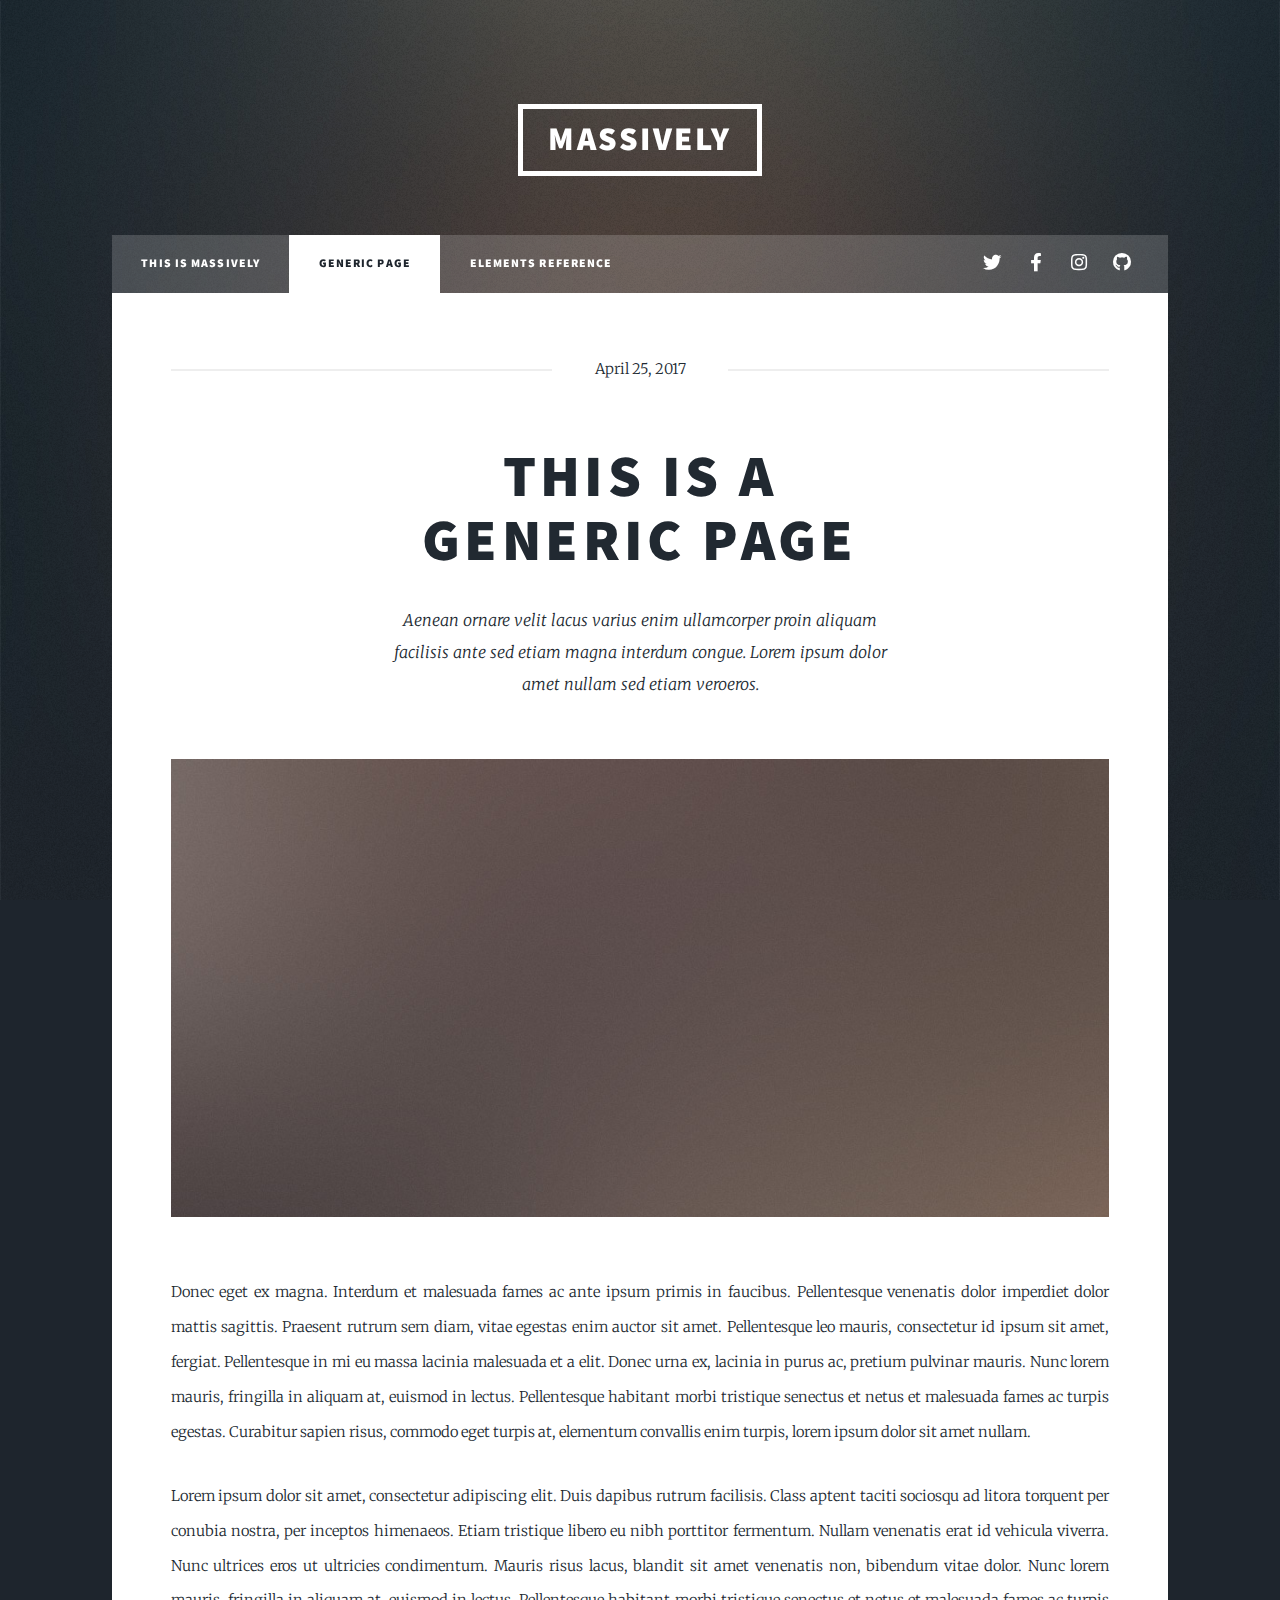
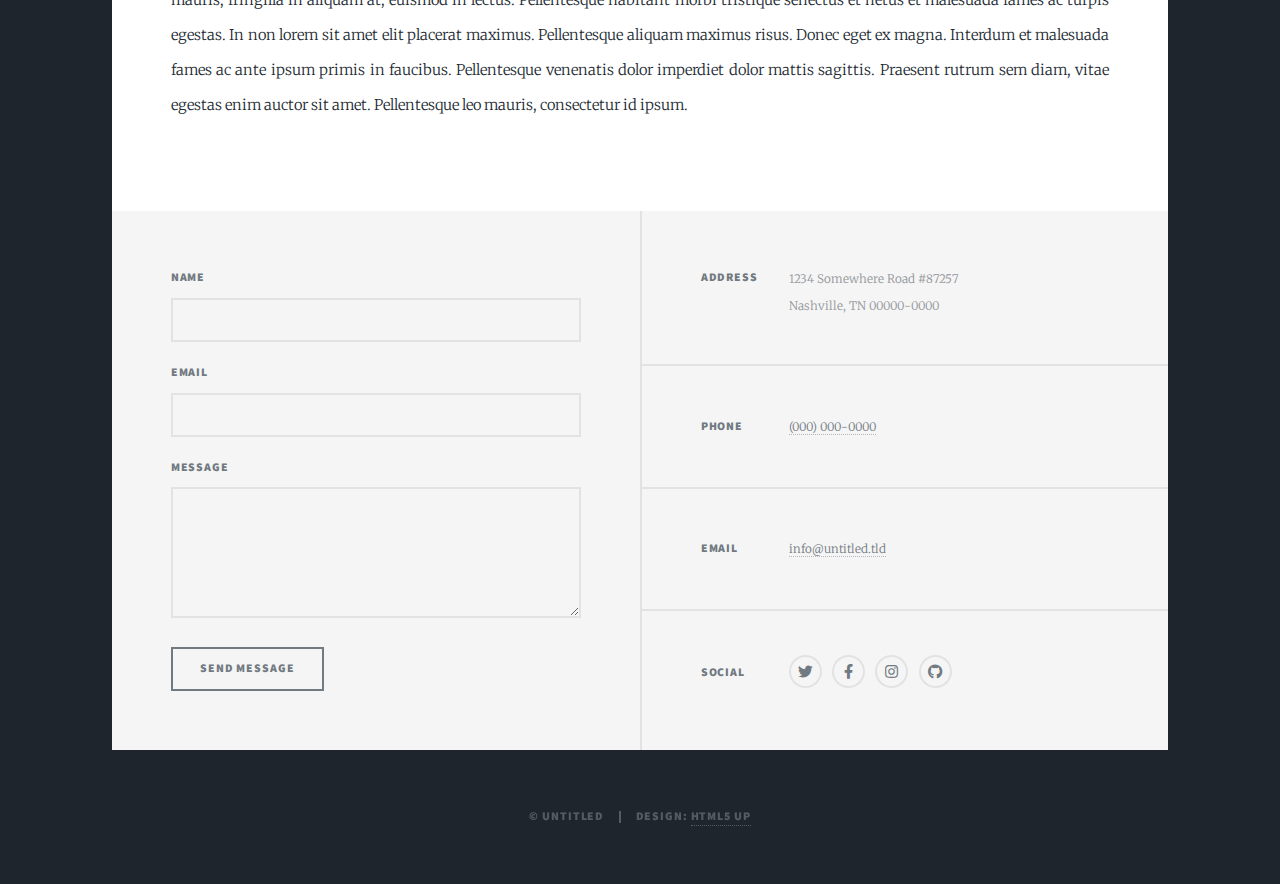
<file: generic.html>
<!DOCTYPE HTML>
<!--
	Massively by HTML5 UP
	html5up.net | @ajlkn
	Free for personal and commercial use under the CCA 3.0 license (html5up.net/license)
-->
<html>
	<head>
		<title>Generic Page - Massively by HTML5 UP</title>
		<meta charset="utf-8" />
		<meta name="viewport" content="width=device-width, initial-scale=1, user-scalable=no" />
		<link rel="stylesheet" href="assets/css/main.css" />
		<noscript><link rel="stylesheet" href="assets/css/noscript.css" /></noscript>
	</head>
	<body class="is-preload">

		<!-- Wrapper -->
			<div id="wrapper">

				<!-- Header -->
					<header id="header">
						<a href="index.html" class="logo">Massively</a>
					</header>

				<!-- Nav -->
					<nav id="nav">
						<ul class="links">
							<li><a href="index.html">This is Massively</a></li>
							<li class="active"><a href="generic.html">Generic Page</a></li>
							<li><a href="elements.html">Elements Reference</a></li>
						</ul>
						<ul class="icons">
							<li><a href="#" class="icon brands fa-twitter"><span class="label">Twitter</span></a></li>
							<li><a href="#" class="icon brands fa-facebook-f"><span class="label">Facebook</span></a></li>
							<li><a href="#" class="icon brands fa-instagram"><span class="label">Instagram</span></a></li>
							<li><a href="#" class="icon brands fa-github"><span class="label">GitHub</span></a></li>
						</ul>
					</nav>

				<!-- Main -->
					<div id="main">

						<!-- Post -->
							<section class="post">
								<header class="major">
									<span class="date">April 25, 2017</span>
									<h1>This is a<br />
									Generic Page</h1>
									<p>Aenean ornare velit lacus varius enim ullamcorper proin aliquam<br />
									facilisis ante sed etiam magna interdum congue. Lorem ipsum dolor<br />
									amet nullam sed etiam veroeros.</p>
								</header>
								<div class="image main"><img src="images/pic01.jpg" alt="" /></div>
								<p>Donec eget ex magna. Interdum et malesuada fames ac ante ipsum primis in faucibus. Pellentesque venenatis dolor imperdiet dolor mattis sagittis. Praesent rutrum sem diam, vitae egestas enim auctor sit amet. Pellentesque leo mauris, consectetur id ipsum sit amet, fergiat. Pellentesque in mi eu massa lacinia malesuada et a elit. Donec urna ex, lacinia in purus ac, pretium pulvinar mauris. Nunc lorem mauris, fringilla in aliquam at, euismod in lectus. Pellentesque habitant morbi tristique senectus et netus et malesuada fames ac turpis egestas. Curabitur sapien risus, commodo eget turpis at, elementum convallis enim turpis, lorem ipsum dolor sit amet nullam.</p>
								<p>Lorem ipsum dolor sit amet, consectetur adipiscing elit. Duis dapibus rutrum facilisis. Class aptent taciti sociosqu ad litora torquent per conubia nostra, per inceptos himenaeos. Etiam tristique libero eu nibh porttitor fermentum. Nullam venenatis erat id vehicula viverra. Nunc ultrices eros ut ultricies condimentum. Mauris risus lacus, blandit sit amet venenatis non, bibendum vitae dolor. Nunc lorem mauris, fringilla in aliquam at, euismod in lectus. Pellentesque habitant morbi tristique senectus et netus et malesuada fames ac turpis egestas. In non lorem sit amet elit placerat maximus. Pellentesque aliquam maximus risus. Donec eget ex magna. Interdum et malesuada fames ac ante ipsum primis in faucibus. Pellentesque venenatis dolor imperdiet dolor mattis sagittis. Praesent rutrum sem diam, vitae egestas enim auctor sit amet. Pellentesque leo mauris, consectetur id ipsum.</p>
							</section>

					</div>

				<!-- Footer -->
					<footer id="footer">
						<section>
							<form method="post" action="#">
								<div class="fields">
									<div class="field">
										<label for="name">Name</label>
										<input type="text" name="name" id="name" />
									</div>
									<div class="field">
										<label for="email">Email</label>
										<input type="text" name="email" id="email" />
									</div>
									<div class="field">
										<label for="message">Message</label>
										<textarea name="message" id="message" rows="3"></textarea>
									</div>
								</div>
								<ul class="actions">
									<li><input type="submit" value="Send Message" /></li>
								</ul>
							</form>
						</section>
						<section class="split contact">
							<section class="alt">
								<h3>Address</h3>
								<p>1234 Somewhere Road #87257<br />
								Nashville, TN 00000-0000</p>
							</section>
							<section>
								<h3>Phone</h3>
								<p><a href="#">(000) 000-0000</a></p>
							</section>
							<section>
								<h3>Email</h3>
								<p><a href="#">info@untitled.tld</a></p>
							</section>
							<section>
								<h3>Social</h3>
								<ul class="icons alt">
									<li><a href="#" class="icon brands alt fa-twitter"><span class="label">Twitter</span></a></li>
									<li><a href="#" class="icon brands alt fa-facebook-f"><span class="label">Facebook</span></a></li>
									<li><a href="#" class="icon brands alt fa-instagram"><span class="label">Instagram</span></a></li>
									<li><a href="#" class="icon brands alt fa-github"><span class="label">GitHub</span></a></li>
								</ul>
							</section>
						</section>
					</footer>

				<!-- Copyright -->
					<div id="copyright">
						<ul><li>&copy; Untitled</li><li>Design: <a href="https://html5up.net">HTML5 UP</a></li></ul>
					</div>

			</div>

		<!-- Scripts -->
			<script src="assets/js/jquery.min.js"></script>
			<script src="assets/js/jquery.scrollex.min.js"></script>
			<script src="assets/js/jquery.scrolly.min.js"></script>
			<script src="assets/js/browser.min.js"></script>
			<script src="assets/js/breakpoints.min.js"></script>
			<script src="assets/js/util.js"></script>
			<script src="assets/js/main.js"></script>

	</body>
</html>
</file>
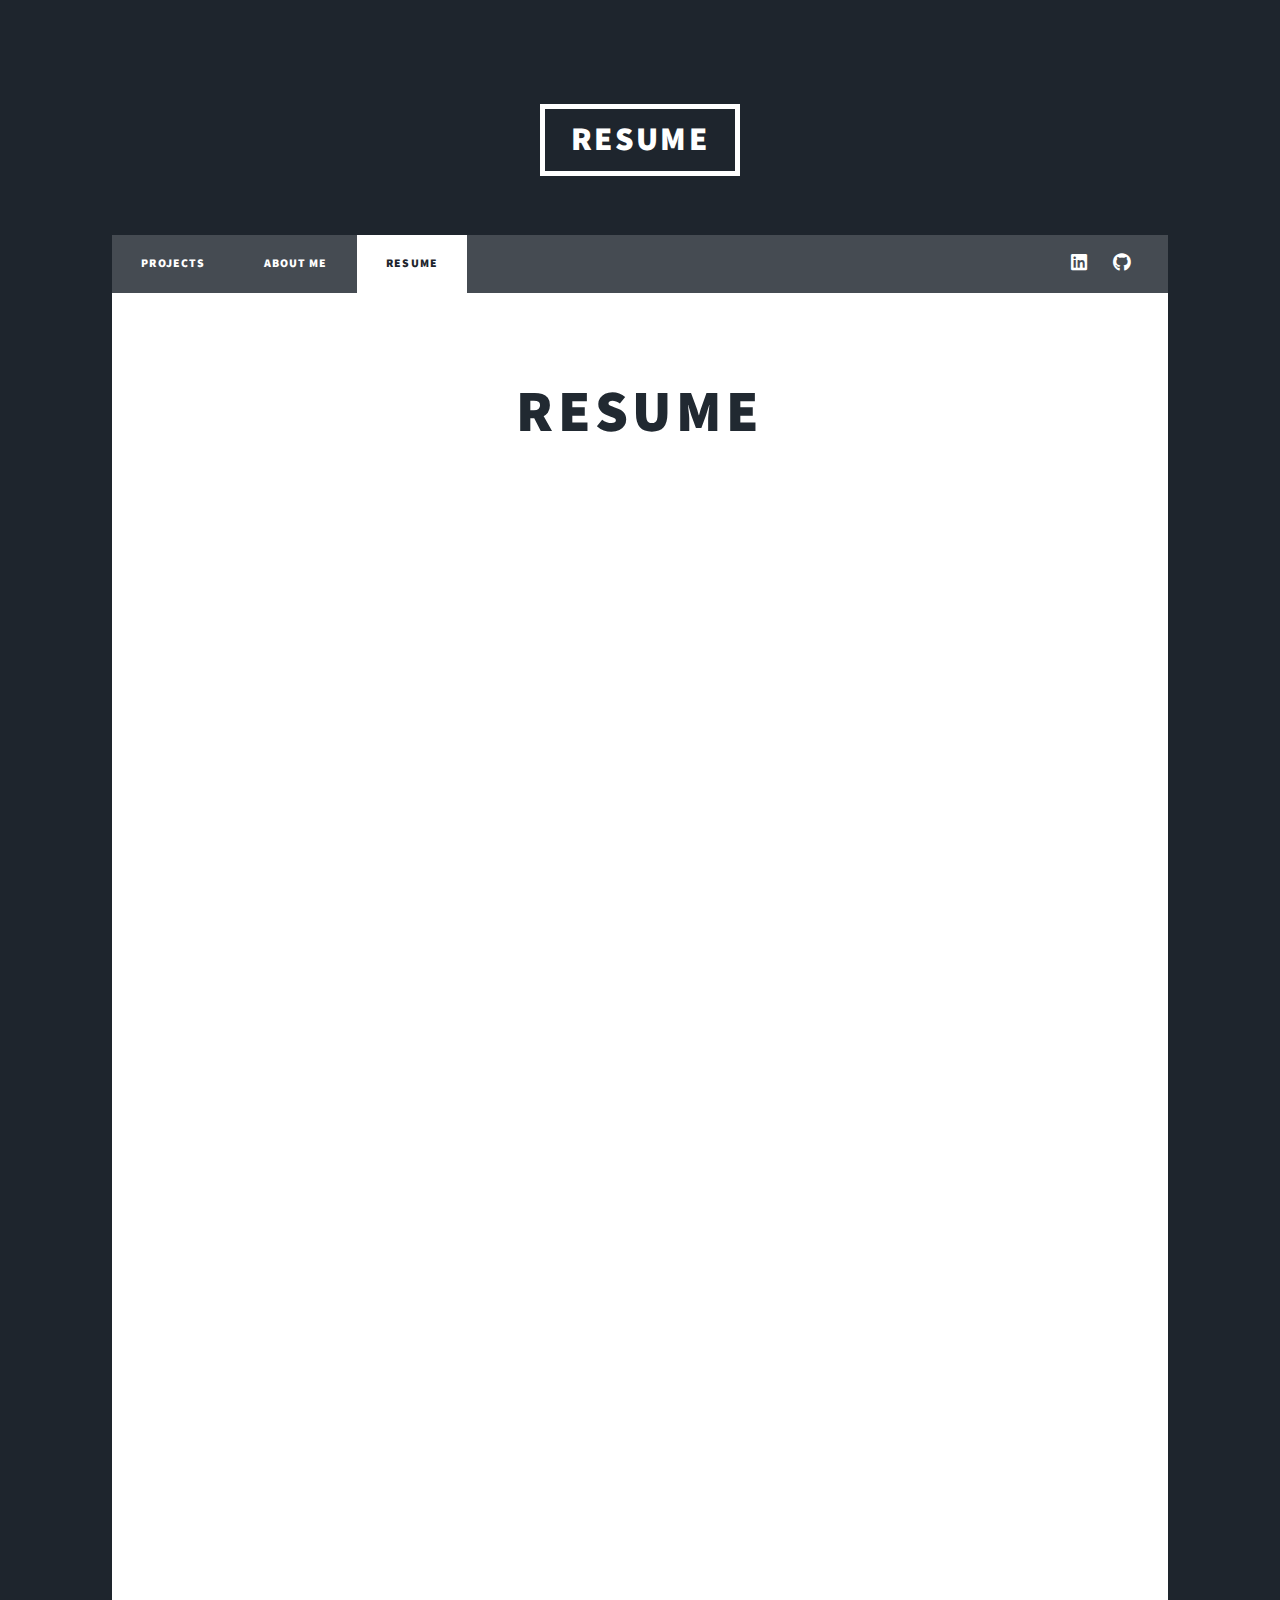
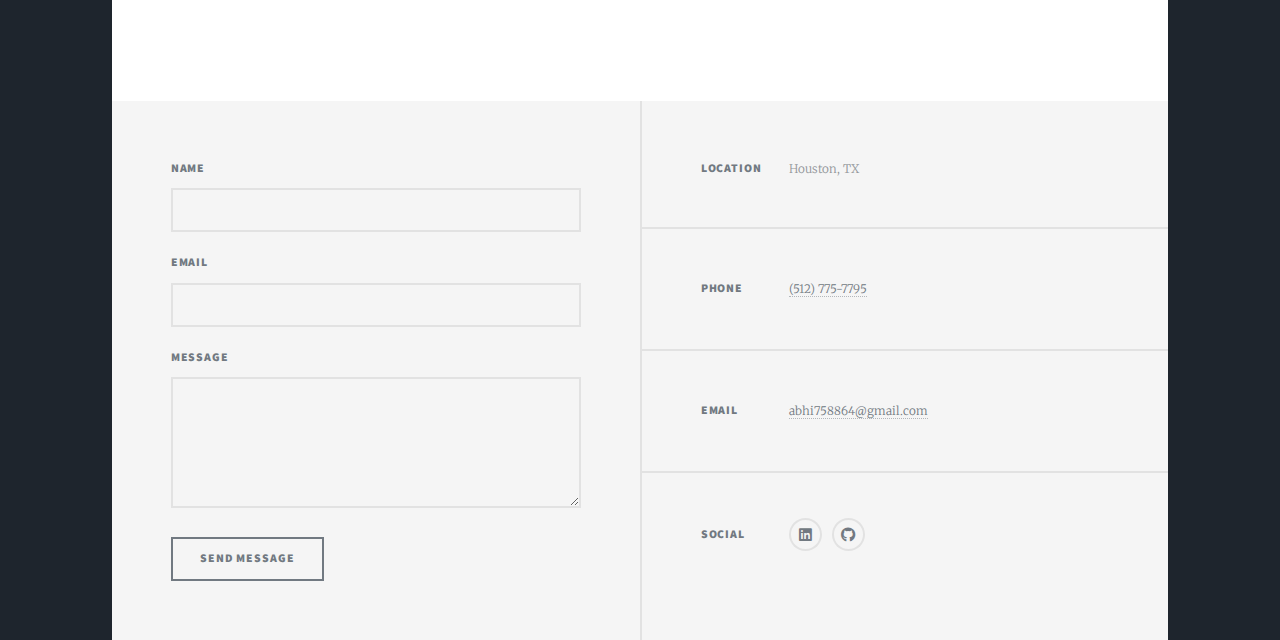
<file: resume.html>
<!DOCTYPE html>
<html lang="en">
  <head>
    <meta charset="UTF-8" />
    <meta name="viewport" content="width=device-width, initial-scale=1.0" />
    <title>Abhi Sitapara - Resume</title>
    <link rel="stylesheet" href="assets/css/main.css" />
  </head>
  <body class="is-preload">
    <div id="wrapper">
      <header id="header">
        <a href="index.html" class="logo">Resume</a>
      </header>

      <nav id="nav">
        <ul class="links">
          <li><a href="index.html">Projects</a></li>
          <li><a href="aboutme.html">About Me</a></li>
          <li class="active"><a href="resume.html">Resume</a></li>
        </ul>
        <ul class="icons">
          <li>
            <a
              href="https://www.linkedin.com/in/abhi-sitapara/"
              class="icon brands fa-linkedin"
            >
              <span class="label">LinkedIn</span></a
            >
          </li>
          <li>
            <a href="https://github.com/assitapa" class="icon brands fa-github">
              <span class="label">GitHub</span></a
            >
          </li>
        </ul>
      </nav>

      <div id="main">
        <section class="post">
          <header class="major">
            <h1>Resume</h1>
          </header>

          <iframe
            src="Abhi Sitapara - SP25 Resume.pdf"
            width="100%"
            height="1125px"
            style="border: none"
          >
            Your browser does not support PDFs.
            <a href="Abhi Sitapara - SP25 Resume.pdf">Download the PDF</a>.
          </iframe>
        </section>
      </div>

      <!-- Footer -->
      <footer id="footer">
        <section>
          <form method="post" action="https://formspree.io/f/mqaezbdn">
            <div class="fields">
              <div class="field">
                <label for="name">Name</label>
                <input type="text" name="name" id="name" required />
              </div>
              <div class="field">
                <label for="email">Email</label>
                <input type="email" name="email" id="email" required />
              </div>
              <div class="field">
                <label for="message">Message</label>
                <textarea
                  name="message"
                  id="message"
                  rows="3"
                  required
                ></textarea>
              </div>
            </div>
            <ul class="actions">
              <li><input type="submit" value="Send Message" /></li>
            </ul>
          </form>
        </section>
        <section class="split contact">
          <section class="alt">
            <h3>Location</h3>
            <p>Houston, TX</p>
          </section>
          <section>
            <h3>Phone</h3>
            <p><a href="#">(512) 775-7795</a></p>
          </section>
          <section>
            <h3>Email</h3>
            <p>
              <a href="mailto:abhi758864@gmail.com">abhi758864@gmail.com</a>
            </p>
          </section>
          <section>
            <h3>Social</h3>
            <ul class="icons alt">
              <li>
                <a
                  href="https://www.linkedin.com/in/abhi-sitapara/"
                  class="icon brands alt fa-linkedin"
                  ><span class="label">LinkedIn</span></a
                >
              </li>
              <li>
                <a
                  href="https://github.com/assitapa"
                  class="icon brands alt fa-github"
                  ><span class="label">GitHub</span></a
                >
              </li>
            </ul>
          </section>
        </section>
      </footer>
    </div>

    <script src="assets/js/jquery.min.js"></script>
    <script src="assets/js/main.js"></script>
  </body>
</html>
</file>
<file: assets/css/main.css>
@import url(fontawesome-all.min.css);
@import url("https://fonts.googleapis.com/css?family=Merriweather:300,700,300italic,700italic|Source+Sans+Pro:900");

/*
	Massively by HTML5 UP
	html5up.net | @ajlkn
	Free for personal and commercial use under the CCA 3.0 license (html5up.net/license)
*/

html,
body,
div,
span,
applet,
object,
iframe,
h1,
h2,
h3,
h4,
h5,
h6,
p,
blockquote,
pre,
a,
abbr,
acronym,
address,
big,
cite,
code,
del,
dfn,
em,
img,
ins,
kbd,
q,
s,
samp,
small,
strike,
strong,
sub,
sup,
tt,
var,
b,
u,
i,
center,
dl,
dt,
dd,
ol,
ul,
li,
fieldset,
form,
label,
legend,
table,
caption,
tbody,
tfoot,
thead,
tr,
th,
td,
article,
aside,
canvas,
details,
embed,
figure,
figcaption,
footer,
header,
hgroup,
menu,
nav,
output,
ruby,
section,
summary,
time,
mark,
audio,
video {
  margin: 0;
  padding: 0;
  border: 0;
  font-size: 100%;
  font: inherit;
  vertical-align: baseline;
}

article,
aside,
details,
figcaption,
figure,
footer,
header,
hgroup,
menu,
nav,
section {
  display: block;
}

#avatar {
  display: flex;
  justify-content: center;
  margin-bottom: 50px;
}

#avatar img {
  border-radius: 50%;
  width: 350px;
  height: 350px;
  object-fit: cover;
  box-shadow: 0 4px 8px rgba(0, 0, 0, 0.1);
}

.tool-icon {
  color: #4e5559;
  margin-inline: 4px;
}

body {
  line-height: 1;
}

ol,
ul {
  list-style: none;
}

blockquote,
q {
  quotes: none;
}

blockquote:before,
blockquote:after,
q:before,
q:after {
  content: "";
  content: none;
}

table {
  border-collapse: collapse;
  border-spacing: 0;
}

body {
  -webkit-text-size-adjust: none;
}

mark {
  background-color: transparent;
  color: inherit;
}

input::-moz-focus-inner {
  border: 0;
  padding: 0;
}

input,
select,
textarea {
  -moz-appearance: none;
  -webkit-appearance: none;
  -ms-appearance: none;
  appearance: none;
}

/* Basic */

@-ms-viewport {
  width: device-width;
}

body {
  -ms-overflow-style: scrollbar;
}

@media screen and (max-width: 480px) {
  html,
  body {
    min-width: 320px;
  }
}

html {
  box-sizing: border-box;
}

*,
*:before,
*:after {
  box-sizing: inherit;
}

body {
  background-color: #1e252d;
}

body.is-preload *,
body.is-preload *:before,
body.is-preload *:after {
  -moz-animation: none !important;
  -webkit-animation: none !important;
  -ms-animation: none !important;
  animation: none !important;
  -moz-transition: none !important;
  -webkit-transition: none !important;
  -ms-transition: none !important;
  transition: none !important;
}

/* Type */

html {
  font-size: 16pt;
}

@media screen and (max-width: 1680px) {
  html {
    font-size: 12pt;
  }
}

@media screen and (max-width: 1280px) {
  html {
    font-size: 11pt;
  }
}

@media screen and (max-width: 360px) {
  html {
    font-size: 10pt;
  }
}

body {
  color: #212931;
}

body,
input,
select,
textarea {
  font-family: "Merriweather", Georgia, serif;
  font-weight: 300;
  font-size: 1rem;
  line-height: 2.375;
}

a {
  -moz-transition: color 0.2s ease-in-out, background-color 0.2s ease-in-out,
    border-color 0.2s ease-in-out, box-shadow 0.2s ease-in-out;
  -webkit-transition: color 0.2s ease-in-out, background-color 0.2s ease-in-out,
    border-color 0.2s ease-in-out, box-shadow 0.2s ease-in-out;
  -ms-transition: color 0.2s ease-in-out, background-color 0.2s ease-in-out,
    border-color 0.2s ease-in-out, box-shadow 0.2s ease-in-out;
  transition: color 0.2s ease-in-out, background-color 0.2s ease-in-out,
    border-color 0.2s ease-in-out, box-shadow 0.2s ease-in-out;
  border-bottom: dotted 1px;
  text-decoration: none;
}

a:hover {
  border-bottom-color: transparent;
}

strong,
b {
  font-weight: 600;
}

em,
i {
  font-style: italic;
}

p {
  text-align: justify;
  margin: 0 0 2rem 0;
}

h1,
h2,
h3,
h4,
h5,
h6 {
  font-family: "Source Sans Pro", Helvetica, sans-serif;
  font-weight: 900;
  line-height: 1.5;
  letter-spacing: 0.075em;
  text-transform: uppercase;
  margin: 0 0 1rem 0;
}

h1 a,
h2 a,
h3 a,
h4 a,
h5 a,
h6 a {
  border-bottom: 0;
  color: inherit;
  text-decoration: none;
}

h1 {
  font-size: 4rem;
  line-height: 1.1;
  margin: 0 0 2rem 0;
}

h2 {
  font-size: 1.75rem;
  line-height: 1.3;
  margin: 0 0 1.5rem 0;
}

h3 {
  font-size: 1.25rem;
  margin: 0 0 1.5rem 0;
}

h4 {
  font-size: 1rem;
}

h5 {
  font-size: 0.9rem;
}

h6 {
  font-size: 0.8rem;
}

sub {
  font-size: 0.8rem;
  position: relative;
  top: 0.5rem;
}

sup {
  font-size: 0.8rem;
  position: relative;
  top: -0.5rem;
}

blockquote {
  border-left: solid 4px;
  font-style: italic;
  margin: 0 0 2rem 0;
  padding: 0.5rem 0 0.5rem 2rem;
}

code {
  border: solid 2px;
  font-family: "Courier New", monospace;
  font-size: 0.9rem;
  margin: 0 0.25rem;
  padding: 0.25rem 0.65rem;
}

pre {
  -webkit-overflow-scrolling: touch;
  font-family: "Courier New", monospace;
  font-size: 0.9rem;
  margin: 0 0 2rem 0;
}

pre code {
  display: block;
  line-height: 1.75;
  padding: 1rem 1.5rem;
  overflow-x: auto;
}

hr {
  border: 0;
  border-bottom: solid 2px;
  margin: 3rem 0;
}

hr.major {
  margin: 5rem 0;
}

.align-left {
  text-align: left;
}

.align-center {
  text-align: center;
}

.align-right {
  text-align: right;
}

input,
select,
textarea {
  color: #212931;
}

a {
  color: #212931;
  border-bottom-color: rgba(33, 41, 49, 0.5);
}

a:hover {
  border-bottom-color: transparent;
  color: #18bfef !important;
}

strong,
b {
  color: #212931;
}

h1,
h2,
h3,
h4,
h5,
h6 {
  color: #212931;
}

blockquote {
  border-left-color: #eeeeee;
}

code {
  background: rgba(220, 220, 220, 0.25);
  border-color: #eeeeee;
}

hr {
  border-bottom-color: #eeeeee;
}

/* Row */

.row {
  display: flex;
  flex-wrap: wrap;
  box-sizing: border-box;
  align-items: stretch;
}

.row > * {
  box-sizing: border-box;
}

.row.gtr-uniform > * > :last-child {
  margin-bottom: 0;
}

.row.aln-left {
  justify-content: flex-start;
}

.row.aln-center {
  justify-content: center;
}

.row.aln-right {
  justify-content: flex-end;
}

.row.aln-top {
  align-items: flex-start;
}

.row.aln-middle {
  align-items: center;
}

.row.aln-bottom {
  align-items: flex-end;
}

.row > .imp {
  order: -1;
}

.row > .col-1 {
  width: 8.33333%;
}

.row > .off-1 {
  margin-left: 8.33333%;
}

.row > .col-2 {
  width: 16.66667%;
}

.row > .off-2 {
  margin-left: 16.66667%;
}

.row > .col-3 {
  width: 25%;
}

.row > .off-3 {
  margin-left: 25%;
}

.row > .col-4 {
  width: 33.33333%;
}

.row > .off-4 {
  margin-left: 33.33333%;
}

.row > .col-5 {
  width: 41.66667%;
}

.row > .off-5 {
  margin-left: 41.66667%;
}

.row > .col-6 {
  width: 50%;
}

.row > .off-6 {
  margin-left: 50%;
}

.row > .col-7 {
  width: 58.33333%;
}

.row > .off-7 {
  margin-left: 58.33333%;
}

.row > .col-8 {
  width: 66.66667%;
}

.row > .off-8 {
  margin-left: 66.66667%;
}

.row > .col-9 {
  width: 75%;
}

.row > .off-9 {
  margin-left: 75%;
}

.row > .col-10 {
  width: 83.33333%;
}

.row > .off-10 {
  margin-left: 83.33333%;
}

.row > .col-11 {
  width: 91.66667%;
}

.row > .off-11 {
  margin-left: 91.66667%;
}

.row > .col-12 {
  width: 100%;
}

.row > .off-12 {
  margin-left: 100%;
}

.row.gtr-0 {
  margin-top: 0;
  margin-left: 0rem;
}

.row.gtr-0 > * {
  padding: 0 0 0 0rem;
}

.row.gtr-0.gtr-uniform {
  margin-top: 0rem;
}

.row.gtr-0.gtr-uniform > * {
  padding-top: 0rem;
}

.row.gtr-25 {
  margin-top: 0;
  margin-left: -0.375rem;
}

.row.gtr-25 > * {
  padding: 0 0 0 0.375rem;
}

.row.gtr-25.gtr-uniform {
  margin-top: -0.375rem;
}

.row.gtr-25.gtr-uniform > * {
  padding-top: 0.375rem;
}

.row.gtr-50 {
  margin-top: 0;
  margin-left: -0.75rem;
}

.row.gtr-50 > * {
  padding: 0 0 0 0.75rem;
}

.row.gtr-50.gtr-uniform {
  margin-top: -0.75rem;
}

.row.gtr-50.gtr-uniform > * {
  padding-top: 0.75rem;
}

.row {
  margin-top: 0;
  margin-left: -1.5rem;
}

.row > * {
  padding: 0 0 0 1.5rem;
}

.row.gtr-uniform {
  margin-top: -1.5rem;
}

.row.gtr-uniform > * {
  padding-top: 1.5rem;
}

.row.gtr-150 {
  margin-top: 0;
  margin-left: -2.25rem;
}

.row.gtr-150 > * {
  padding: 0 0 0 2.25rem;
}

.row.gtr-150.gtr-uniform {
  margin-top: -2.25rem;
}

.row.gtr-150.gtr-uniform > * {
  padding-top: 2.25rem;
}

.row.gtr-200 {
  margin-top: 0;
  margin-left: -3rem;
}

.row.gtr-200 > * {
  padding: 0 0 0 3rem;
}

.row.gtr-200.gtr-uniform {
  margin-top: -3rem;
}

.row.gtr-200.gtr-uniform > * {
  padding-top: 3rem;
}

@media screen and (max-width: 1680px) {
  .row {
    display: flex;
    flex-wrap: wrap;
    box-sizing: border-box;
    align-items: stretch;
  }

  .row > * {
    box-sizing: border-box;
  }

  .row.gtr-uniform > * > :last-child {
    margin-bottom: 0;
  }

  .row.aln-left {
    justify-content: flex-start;
  }

  .row.aln-center {
    justify-content: center;
  }

  .row.aln-right {
    justify-content: flex-end;
  }

  .row.aln-top {
    align-items: flex-start;
  }

  .row.aln-middle {
    align-items: center;
  }

  .row.aln-bottom {
    align-items: flex-end;
  }

  .row > .imp-xlarge {
    order: -1;
  }

  .row > .col-1-xlarge {
    width: 8.33333%;
  }

  .row > .off-1-xlarge {
    margin-left: 8.33333%;
  }

  .row > .col-2-xlarge {
    width: 16.66667%;
  }

  .row > .off-2-xlarge {
    margin-left: 16.66667%;
  }

  .row > .col-3-xlarge {
    width: 25%;
  }

  .row > .off-3-xlarge {
    margin-left: 25%;
  }

  .row > .col-4-xlarge {
    width: 33.33333%;
  }

  .row > .off-4-xlarge {
    margin-left: 33.33333%;
  }

  .row > .col-5-xlarge {
    width: 41.66667%;
  }

  .row > .off-5-xlarge {
    margin-left: 41.66667%;
  }

  .row > .col-6-xlarge {
    width: 50%;
  }

  .row > .off-6-xlarge {
    margin-left: 50%;
  }

  .row > .col-7-xlarge {
    width: 58.33333%;
  }

  .row > .off-7-xlarge {
    margin-left: 58.33333%;
  }

  .row > .col-8-xlarge {
    width: 66.66667%;
  }

  .row > .off-8-xlarge {
    margin-left: 66.66667%;
  }

  .row > .col-9-xlarge {
    width: 75%;
  }

  .row > .off-9-xlarge {
    margin-left: 75%;
  }

  .row > .col-10-xlarge {
    width: 83.33333%;
  }

  .row > .off-10-xlarge {
    margin-left: 83.33333%;
  }

  .row > .col-11-xlarge {
    width: 91.66667%;
  }

  .row > .off-11-xlarge {
    margin-left: 91.66667%;
  }

  .row > .col-12-xlarge {
    width: 100%;
  }

  .row > .off-12-xlarge {
    margin-left: 100%;
  }

  .row.gtr-0 {
    margin-top: 0;
    margin-left: 0rem;
  }

  .row.gtr-0 > * {
    padding: 0 0 0 0rem;
  }

  .row.gtr-0.gtr-uniform {
    margin-top: 0rem;
  }

  .row.gtr-0.gtr-uniform > * {
    padding-top: 0rem;
  }

  .row.gtr-25 {
    margin-top: 0;
    margin-left: -0.375rem;
  }

  .row.gtr-25 > * {
    padding: 0 0 0 0.375rem;
  }

  .row.gtr-25.gtr-uniform {
    margin-top: -0.375rem;
  }

  .row.gtr-25.gtr-uniform > * {
    padding-top: 0.375rem;
  }

  .row.gtr-50 {
    margin-top: 0;
    margin-left: -0.75rem;
  }

  .row.gtr-50 > * {
    padding: 0 0 0 0.75rem;
  }

  .row.gtr-50.gtr-uniform {
    margin-top: -0.75rem;
  }

  .row.gtr-50.gtr-uniform > * {
    padding-top: 0.75rem;
  }

  .row {
    margin-top: 0;
    margin-left: -1.5rem;
  }

  .row > * {
    padding: 0 0 0 1.5rem;
  }

  .row.gtr-uniform {
    margin-top: -1.5rem;
  }

  .row.gtr-uniform > * {
    padding-top: 1.5rem;
  }

  .row.gtr-150 {
    margin-top: 0;
    margin-left: -2.25rem;
  }

  .row.gtr-150 > * {
    padding: 0 0 0 2.25rem;
  }

  .row.gtr-150.gtr-uniform {
    margin-top: -2.25rem;
  }

  .row.gtr-150.gtr-uniform > * {
    padding-top: 2.25rem;
  }

  .row.gtr-200 {
    margin-top: 0;
    margin-left: -3rem;
  }

  .row.gtr-200 > * {
    padding: 0 0 0 3rem;
  }

  .row.gtr-200.gtr-uniform {
    margin-top: -3rem;
  }

  .row.gtr-200.gtr-uniform > * {
    padding-top: 3rem;
  }
}

@media screen and (max-width: 1280px) {
  .row {
    display: flex;
    flex-wrap: wrap;
    box-sizing: border-box;
    align-items: stretch;
  }

  .row > * {
    box-sizing: border-box;
  }

  .row.gtr-uniform > * > :last-child {
    margin-bottom: 0;
  }

  .row.aln-left {
    justify-content: flex-start;
  }

  .row.aln-center {
    justify-content: center;
  }

  .row.aln-right {
    justify-content: flex-end;
  }

  .row.aln-top {
    align-items: flex-start;
  }

  .row.aln-middle {
    align-items: center;
  }

  .row.aln-bottom {
    align-items: flex-end;
  }

  .row > .imp-large {
    order: -1;
  }

  .row > .col-1-large {
    width: 8.33333%;
  }

  .row > .off-1-large {
    margin-left: 8.33333%;
  }

  .row > .col-2-large {
    width: 16.66667%;
  }

  .row > .off-2-large {
    margin-left: 16.66667%;
  }

  .row > .col-3-large {
    width: 25%;
  }

  .row > .off-3-large {
    margin-left: 25%;
  }

  .row > .col-4-large {
    width: 33.33333%;
  }

  .row > .off-4-large {
    margin-left: 33.33333%;
  }

  .row > .col-5-large {
    width: 41.66667%;
  }

  .row > .off-5-large {
    margin-left: 41.66667%;
  }

  .row > .col-6-large {
    width: 50%;
  }

  .row > .off-6-large {
    margin-left: 50%;
  }

  .row > .col-7-large {
    width: 58.33333%;
  }

  .row > .off-7-large {
    margin-left: 58.33333%;
  }

  .row > .col-8-large {
    width: 66.66667%;
  }

  .row > .off-8-large {
    margin-left: 66.66667%;
  }

  .row > .col-9-large {
    width: 75%;
  }

  .row > .off-9-large {
    margin-left: 75%;
  }

  .row > .col-10-large {
    width: 83.33333%;
  }

  .row > .off-10-large {
    margin-left: 83.33333%;
  }

  .row > .col-11-large {
    width: 91.66667%;
  }

  .row > .off-11-large {
    margin-left: 91.66667%;
  }

  .row > .col-12-large {
    width: 100%;
  }

  .row > .off-12-large {
    margin-left: 100%;
  }

  .row.gtr-0 {
    margin-top: 0;
    margin-left: 0rem;
  }

  .row.gtr-0 > * {
    padding: 0 0 0 0rem;
  }

  .row.gtr-0.gtr-uniform {
    margin-top: 0rem;
  }

  .row.gtr-0.gtr-uniform > * {
    padding-top: 0rem;
  }

  .row.gtr-25 {
    margin-top: 0;
    margin-left: -0.375rem;
  }

  .row.gtr-25 > * {
    padding: 0 0 0 0.375rem;
  }

  .row.gtr-25.gtr-uniform {
    margin-top: -0.375rem;
  }

  .row.gtr-25.gtr-uniform > * {
    padding-top: 0.375rem;
  }

  .row.gtr-50 {
    margin-top: 0;
    margin-left: -0.75rem;
  }

  .row.gtr-50 > * {
    padding: 0 0 0 0.75rem;
  }

  .row.gtr-50.gtr-uniform {
    margin-top: -0.75rem;
  }

  .row.gtr-50.gtr-uniform > * {
    padding-top: 0.75rem;
  }

  .row {
    margin-top: 0;
    margin-left: -1.5rem;
  }

  .row > * {
    padding: 0 0 0 1.5rem;
  }

  .row.gtr-uniform {
    margin-top: -1.5rem;
  }

  .row.gtr-uniform > * {
    padding-top: 1.5rem;
  }

  .row.gtr-150 {
    margin-top: 0;
    margin-left: -2.25rem;
  }

  .row.gtr-150 > * {
    padding: 0 0 0 2.25rem;
  }

  .row.gtr-150.gtr-uniform {
    margin-top: -2.25rem;
  }

  .row.gtr-150.gtr-uniform > * {
    padding-top: 2.25rem;
  }

  .row.gtr-200 {
    margin-top: 0;
    margin-left: -3rem;
  }

  .row.gtr-200 > * {
    padding: 0 0 0 3rem;
  }

  .row.gtr-200.gtr-uniform {
    margin-top: -3rem;
  }

  .row.gtr-200.gtr-uniform > * {
    padding-top: 3rem;
  }
}

@media screen and (max-width: 980px) {
  .row {
    display: flex;
    flex-wrap: wrap;
    box-sizing: border-box;
    align-items: stretch;
  }

  .row > * {
    box-sizing: border-box;
  }

  .row.gtr-uniform > * > :last-child {
    margin-bottom: 0;
  }

  .row.aln-left {
    justify-content: flex-start;
  }

  .row.aln-center {
    justify-content: center;
  }

  .row.aln-right {
    justify-content: flex-end;
  }

  .row.aln-top {
    align-items: flex-start;
  }

  .row.aln-middle {
    align-items: center;
  }

  .row.aln-bottom {
    align-items: flex-end;
  }

  .row > .imp-medium {
    order: -1;
  }

  .row > .col-1-medium {
    width: 8.33333%;
  }

  .row > .off-1-medium {
    margin-left: 8.33333%;
  }

  .row > .col-2-medium {
    width: 16.66667%;
  }

  .row > .off-2-medium {
    margin-left: 16.66667%;
  }

  .row > .col-3-medium {
    width: 25%;
  }

  .row > .off-3-medium {
    margin-left: 25%;
  }

  .row > .col-4-medium {
    width: 33.33333%;
  }

  .row > .off-4-medium {
    margin-left: 33.33333%;
  }

  .row > .col-5-medium {
    width: 41.66667%;
  }

  .row > .off-5-medium {
    margin-left: 41.66667%;
  }

  .row > .col-6-medium {
    width: 50%;
  }

  .row > .off-6-medium {
    margin-left: 50%;
  }

  .row > .col-7-medium {
    width: 58.33333%;
  }

  .row > .off-7-medium {
    margin-left: 58.33333%;
  }

  .row > .col-8-medium {
    width: 66.66667%;
  }

  .row > .off-8-medium {
    margin-left: 66.66667%;
  }

  .row > .col-9-medium {
    width: 75%;
  }

  .row > .off-9-medium {
    margin-left: 75%;
  }

  .row > .col-10-medium {
    width: 83.33333%;
  }

  .row > .off-10-medium {
    margin-left: 83.33333%;
  }

  .row > .col-11-medium {
    width: 91.66667%;
  }

  .row > .off-11-medium {
    margin-left: 91.66667%;
  }

  .row > .col-12-medium {
    width: 100%;
  }

  .row > .off-12-medium {
    margin-left: 100%;
  }

  .row.gtr-0 {
    margin-top: 0;
    margin-left: 0rem;
  }

  .row.gtr-0 > * {
    padding: 0 0 0 0rem;
  }

  .row.gtr-0.gtr-uniform {
    margin-top: 0rem;
  }

  .row.gtr-0.gtr-uniform > * {
    padding-top: 0rem;
  }

  .row.gtr-25 {
    margin-top: 0;
    margin-left: -0.375rem;
  }

  .row.gtr-25 > * {
    padding: 0 0 0 0.375rem;
  }

  .row.gtr-25.gtr-uniform {
    margin-top: -0.375rem;
  }

  .row.gtr-25.gtr-uniform > * {
    padding-top: 0.375rem;
  }

  .row.gtr-50 {
    margin-top: 0;
    margin-left: -0.75rem;
  }

  .row.gtr-50 > * {
    padding: 0 0 0 0.75rem;
  }

  .row.gtr-50.gtr-uniform {
    margin-top: -0.75rem;
  }

  .row.gtr-50.gtr-uniform > * {
    padding-top: 0.75rem;
  }

  .row {
    margin-top: 0;
    margin-left: -1.5rem;
  }

  .row > * {
    padding: 0 0 0 1.5rem;
  }

  .row.gtr-uniform {
    margin-top: -1.5rem;
  }

  .row.gtr-uniform > * {
    padding-top: 1.5rem;
  }

  .row.gtr-150 {
    margin-top: 0;
    margin-left: -2.25rem;
  }

  .row.gtr-150 > * {
    padding: 0 0 0 2.25rem;
  }

  .row.gtr-150.gtr-uniform {
    margin-top: -2.25rem;
  }

  .row.gtr-150.gtr-uniform > * {
    padding-top: 2.25rem;
  }

  .row.gtr-200 {
    margin-top: 0;
    margin-left: -3rem;
  }

  .row.gtr-200 > * {
    padding: 0 0 0 3rem;
  }

  .row.gtr-200.gtr-uniform {
    margin-top: -3rem;
  }

  .row.gtr-200.gtr-uniform > * {
    padding-top: 3rem;
  }
}

@media screen and (max-width: 736px) {
  .row {
    display: flex;
    flex-wrap: wrap;
    box-sizing: border-box;
    align-items: stretch;
  }

  .row > * {
    box-sizing: border-box;
  }

  .row.gtr-uniform > * > :last-child {
    margin-bottom: 0;
  }

  .row.aln-left {
    justify-content: flex-start;
  }

  .row.aln-center {
    justify-content: center;
  }

  .row.aln-right {
    justify-content: flex-end;
  }

  .row.aln-top {
    align-items: flex-start;
  }

  .row.aln-middle {
    align-items: center;
  }

  .row.aln-bottom {
    align-items: flex-end;
  }

  .row > .imp-small {
    order: -1;
  }

  .row > .col-1-small {
    width: 8.33333%;
  }

  .row > .off-1-small {
    margin-left: 8.33333%;
  }

  .row > .col-2-small {
    width: 16.66667%;
  }

  .row > .off-2-small {
    margin-left: 16.66667%;
  }

  .row > .col-3-small {
    width: 25%;
  }

  .row > .off-3-small {
    margin-left: 25%;
  }

  .row > .col-4-small {
    width: 33.33333%;
  }

  .row > .off-4-small {
    margin-left: 33.33333%;
  }

  .row > .col-5-small {
    width: 41.66667%;
  }

  .row > .off-5-small {
    margin-left: 41.66667%;
  }

  .row > .col-6-small {
    width: 50%;
  }

  .row > .off-6-small {
    margin-left: 50%;
  }

  .row > .col-7-small {
    width: 58.33333%;
  }

  .row > .off-7-small {
    margin-left: 58.33333%;
  }

  .row > .col-8-small {
    width: 66.66667%;
  }

  .row > .off-8-small {
    margin-left: 66.66667%;
  }

  .row > .col-9-small {
    width: 75%;
  }

  .row > .off-9-small {
    margin-left: 75%;
  }

  .row > .col-10-small {
    width: 83.33333%;
  }

  .row > .off-10-small {
    margin-left: 83.33333%;
  }

  .row > .col-11-small {
    width: 91.66667%;
  }

  .row > .off-11-small {
    margin-left: 91.66667%;
  }

  .row > .col-12-small {
    width: 100%;
  }

  .row > .off-12-small {
    margin-left: 100%;
  }

  .row.gtr-0 {
    margin-top: 0;
    margin-left: 0rem;
  }

  .row.gtr-0 > * {
    padding: 0 0 0 0rem;
  }

  .row.gtr-0.gtr-uniform {
    margin-top: 0rem;
  }

  .row.gtr-0.gtr-uniform > * {
    padding-top: 0rem;
  }

  .row.gtr-25 {
    margin-top: 0;
    margin-left: -0.375rem;
  }

  .row.gtr-25 > * {
    padding: 0 0 0 0.375rem;
  }

  .row.gtr-25.gtr-uniform {
    margin-top: -0.375rem;
  }

  .row.gtr-25.gtr-uniform > * {
    padding-top: 0.375rem;
  }

  .row.gtr-50 {
    margin-top: 0;
    margin-left: -0.75rem;
  }

  .row.gtr-50 > * {
    padding: 0 0 0 0.75rem;
  }

  .row.gtr-50.gtr-uniform {
    margin-top: -0.75rem;
  }

  .row.gtr-50.gtr-uniform > * {
    padding-top: 0.75rem;
  }

  .row {
    margin-top: 0;
    margin-left: -1.5rem;
  }

  .row > * {
    padding: 0 0 0 1.5rem;
  }

  .row.gtr-uniform {
    margin-top: -1.5rem;
  }

  .row.gtr-uniform > * {
    padding-top: 1.5rem;
  }

  .row.gtr-150 {
    margin-top: 0;
    margin-left: -2.25rem;
  }

  .row.gtr-150 > * {
    padding: 0 0 0 2.25rem;
  }

  .row.gtr-150.gtr-uniform {
    margin-top: -2.25rem;
  }

  .row.gtr-150.gtr-uniform > * {
    padding-top: 2.25rem;
  }

  .row.gtr-200 {
    margin-top: 0;
    margin-left: -3rem;
  }

  .row.gtr-200 > * {
    padding: 0 0 0 3rem;
  }

  .row.gtr-200.gtr-uniform {
    margin-top: -3rem;
  }

  .row.gtr-200.gtr-uniform > * {
    padding-top: 3rem;
  }
}

@media screen and (max-width: 480px) {
  .row {
    display: flex;
    flex-wrap: wrap;
    box-sizing: border-box;
    align-items: stretch;
  }

  .row > * {
    box-sizing: border-box;
  }

  .row.gtr-uniform > * > :last-child {
    margin-bottom: 0;
  }

  .row.aln-left {
    justify-content: flex-start;
  }

  .row.aln-center {
    justify-content: center;
  }

  .row.aln-right {
    justify-content: flex-end;
  }

  .row.aln-top {
    align-items: flex-start;
  }

  .row.aln-middle {
    align-items: center;
  }

  .row.aln-bottom {
    align-items: flex-end;
  }

  .row > .imp-xsmall {
    order: -1;
  }

  .row > .col-1-xsmall {
    width: 8.33333%;
  }

  .row > .off-1-xsmall {
    margin-left: 8.33333%;
  }

  .row > .col-2-xsmall {
    width: 16.66667%;
  }

  .row > .off-2-xsmall {
    margin-left: 16.66667%;
  }

  .row > .col-3-xsmall {
    width: 25%;
  }

  .row > .off-3-xsmall {
    margin-left: 25%;
  }

  .row > .col-4-xsmall {
    width: 33.33333%;
  }

  .row > .off-4-xsmall {
    margin-left: 33.33333%;
  }

  .row > .col-5-xsmall {
    width: 41.66667%;
  }

  .row > .off-5-xsmall {
    margin-left: 41.66667%;
  }

  .row > .col-6-xsmall {
    width: 50%;
  }

  .row > .off-6-xsmall {
    margin-left: 50%;
  }

  .row > .col-7-xsmall {
    width: 58.33333%;
  }

  .row > .off-7-xsmall {
    margin-left: 58.33333%;
  }

  .row > .col-8-xsmall {
    width: 66.66667%;
  }

  .row > .off-8-xsmall {
    margin-left: 66.66667%;
  }

  .row > .col-9-xsmall {
    width: 75%;
  }

  .row > .off-9-xsmall {
    margin-left: 75%;
  }

  .row > .col-10-xsmall {
    width: 83.33333%;
  }

  .row > .off-10-xsmall {
    margin-left: 83.33333%;
  }

  .row > .col-11-xsmall {
    width: 91.66667%;
  }

  .row > .off-11-xsmall {
    margin-left: 91.66667%;
  }

  .row > .col-12-xsmall {
    width: 100%;
  }

  .row > .off-12-xsmall {
    margin-left: 100%;
  }

  .row.gtr-0 {
    margin-top: 0;
    margin-left: 0rem;
  }

  .row.gtr-0 > * {
    padding: 0 0 0 0rem;
  }

  .row.gtr-0.gtr-uniform {
    margin-top: 0rem;
  }

  .row.gtr-0.gtr-uniform > * {
    padding-top: 0rem;
  }

  .row.gtr-25 {
    margin-top: 0;
    margin-left: -0.375rem;
  }

  .row.gtr-25 > * {
    padding: 0 0 0 0.375rem;
  }

  .row.gtr-25.gtr-uniform {
    margin-top: -0.375rem;
  }

  .row.gtr-25.gtr-uniform > * {
    padding-top: 0.375rem;
  }

  .row.gtr-50 {
    margin-top: 0;
    margin-left: -0.75rem;
  }

  .row.gtr-50 > * {
    padding: 0 0 0 0.75rem;
  }

  .row.gtr-50.gtr-uniform {
    margin-top: -0.75rem;
  }

  .row.gtr-50.gtr-uniform > * {
    padding-top: 0.75rem;
  }

  .row {
    margin-top: 0;
    margin-left: -1.5rem;
  }

  .row > * {
    padding: 0 0 0 1.5rem;
  }

  .row.gtr-uniform {
    margin-top: -1.5rem;
  }

  .row.gtr-uniform > * {
    padding-top: 1.5rem;
  }

  .row.gtr-150 {
    margin-top: 0;
    margin-left: -2.25rem;
  }

  .row.gtr-150 > * {
    padding: 0 0 0 2.25rem;
  }

  .row.gtr-150.gtr-uniform {
    margin-top: -2.25rem;
  }

  .row.gtr-150.gtr-uniform > * {
    padding-top: 2.25rem;
  }

  .row.gtr-200 {
    margin-top: 0;
    margin-left: -3rem;
  }

  .row.gtr-200 > * {
    padding: 0 0 0 3rem;
  }

  .row.gtr-200.gtr-uniform {
    margin-top: -3rem;
  }

  .row.gtr-200.gtr-uniform > * {
    padding-top: 3rem;
  }
}

@media screen and (max-width: 360px) {
  .row {
    display: flex;
    flex-wrap: wrap;
    box-sizing: border-box;
    align-items: stretch;
  }

  .row > * {
    box-sizing: border-box;
  }

  .row.gtr-uniform > * > :last-child {
    margin-bottom: 0;
  }

  .row.aln-left {
    justify-content: flex-start;
  }

  .row.aln-center {
    justify-content: center;
  }

  .row.aln-right {
    justify-content: flex-end;
  }

  .row.aln-top {
    align-items: flex-start;
  }

  .row.aln-middle {
    align-items: center;
  }

  .row.aln-bottom {
    align-items: flex-end;
  }

  .row > .imp-xxsmall {
    order: -1;
  }

  .row > .col-1-xxsmall {
    width: 8.33333%;
  }

  .row > .off-1-xxsmall {
    margin-left: 8.33333%;
  }

  .row > .col-2-xxsmall {
    width: 16.66667%;
  }

  .row > .off-2-xxsmall {
    margin-left: 16.66667%;
  }

  .row > .col-3-xxsmall {
    width: 25%;
  }

  .row > .off-3-xxsmall {
    margin-left: 25%;
  }

  .row > .col-4-xxsmall {
    width: 33.33333%;
  }

  .row > .off-4-xxsmall {
    margin-left: 33.33333%;
  }

  .row > .col-5-xxsmall {
    width: 41.66667%;
  }

  .row > .off-5-xxsmall {
    margin-left: 41.66667%;
  }

  .row > .col-6-xxsmall {
    width: 50%;
  }

  .row > .off-6-xxsmall {
    margin-left: 50%;
  }

  .row > .col-7-xxsmall {
    width: 58.33333%;
  }

  .row > .off-7-xxsmall {
    margin-left: 58.33333%;
  }

  .row > .col-8-xxsmall {
    width: 66.66667%;
  }

  .row > .off-8-xxsmall {
    margin-left: 66.66667%;
  }

  .row > .col-9-xxsmall {
    width: 75%;
  }

  .row > .off-9-xxsmall {
    margin-left: 75%;
  }

  .row > .col-10-xxsmall {
    width: 83.33333%;
  }

  .row > .off-10-xxsmall {
    margin-left: 83.33333%;
  }

  .row > .col-11-xxsmall {
    width: 91.66667%;
  }

  .row > .off-11-xxsmall {
    margin-left: 91.66667%;
  }

  .row > .col-12-xxsmall {
    width: 100%;
  }

  .row > .off-12-xxsmall {
    margin-left: 100%;
  }

  .row.gtr-0 {
    margin-top: 0;
    margin-left: 0rem;
  }

  .row.gtr-0 > * {
    padding: 0 0 0 0rem;
  }

  .row.gtr-0.gtr-uniform {
    margin-top: 0rem;
  }

  .row.gtr-0.gtr-uniform > * {
    padding-top: 0rem;
  }

  .row.gtr-25 {
    margin-top: 0;
    margin-left: -0.375rem;
  }

  .row.gtr-25 > * {
    padding: 0 0 0 0.375rem;
  }

  .row.gtr-25.gtr-uniform {
    margin-top: -0.375rem;
  }

  .row.gtr-25.gtr-uniform > * {
    padding-top: 0.375rem;
  }

  .row.gtr-50 {
    margin-top: 0;
    margin-left: -0.75rem;
  }

  .row.gtr-50 > * {
    padding: 0 0 0 0.75rem;
  }

  .row.gtr-50.gtr-uniform {
    margin-top: -0.75rem;
  }

  .row.gtr-50.gtr-uniform > * {
    padding-top: 0.75rem;
  }

  .row {
    margin-top: 0;
    margin-left: -1.5rem;
  }

  .row > * {
    padding: 0 0 0 1.5rem;
  }

  .row.gtr-uniform {
    margin-top: -1.5rem;
  }

  .row.gtr-uniform > * {
    padding-top: 1.5rem;
  }

  .row.gtr-150 {
    margin-top: 0;
    margin-left: -2.25rem;
  }

  .row.gtr-150 > * {
    padding: 0 0 0 2.25rem;
  }

  .row.gtr-150.gtr-uniform {
    margin-top: -2.25rem;
  }

  .row.gtr-150.gtr-uniform > * {
    padding-top: 2.25rem;
  }

  .row.gtr-200 {
    margin-top: 0;
    margin-left: -3rem;
  }

  .row.gtr-200 > * {
    padding: 0 0 0 3rem;
  }

  .row.gtr-200.gtr-uniform {
    margin-top: -3rem;
  }

  .row.gtr-200.gtr-uniform > * {
    padding-top: 3rem;
  }
}

/* Box */

.box {
  border: solid 2px;
  margin-bottom: 2rem;
  padding: 1.5rem;
}

.box > :last-child,
.box > :last-child > :last-child,
.box > :last-child > :last-child > :last-child {
  margin-bottom: 0;
}

.box.alt {
  border: 0;
  border-radius: 0;
  padding: 0;
}

.box {
  border-color: #eeeeee;
}

/* Button */

input[type="submit"],
input[type="reset"],
input[type="button"],
button,
.button {
  -moz-appearance: none;
  -webkit-appearance: none;
  -ms-appearance: none;
  appearance: none;
  -moz-transition: background-color 0.2s ease-in-out,
    box-shadow 0.2s ease-in-out, color 0.2s ease-in-out;
  -webkit-transition: background-color 0.2s ease-in-out,
    box-shadow 0.2s ease-in-out, color 0.2s ease-in-out;
  -ms-transition: background-color 0.2s ease-in-out, box-shadow 0.2s ease-in-out,
    color 0.2s ease-in-out;
  transition: background-color 0.2s ease-in-out, box-shadow 0.2s ease-in-out,
    color 0.2s ease-in-out;
  border: 0;
  border-radius: 0;
  cursor: pointer;
  display: inline-block;
  font-family: "Source Sans Pro", Helvetica, sans-serif;
  font-size: 0.8rem;
  font-weight: 900;
  letter-spacing: 0.075em;
  height: 3rem;
  line-height: 3rem;
  padding: 0 2rem;
  text-align: center;
  text-decoration: none;
  text-transform: uppercase;
  white-space: nowrap;
}

input[type="submit"].icon:before,
input[type="reset"].icon:before,
input[type="button"].icon:before,
button.icon:before,
.button.icon:before {
  margin-right: 0.5rem;
}

input[type="submit"].icon.solo,
input[type="reset"].icon.solo,
input[type="button"].icon.solo,
button.icon.solo,
.button.icon.solo {
  position: relative;
  width: 4rem;
  height: 4rem;
  line-height: 4rem;
  border-radius: 4rem;
  text-indent: 4rem;
  overflow: hidden;
  padding: 0;
  white-space: nowrap;
}

input[type="submit"].icon.solo:before,
input[type="reset"].icon.solo:before,
input[type="button"].icon.solo:before,
button.icon.solo:before,
.button.icon.solo:before {
  position: absolute;
  display: block;
  top: 0;
  left: 0;
  width: inherit;
  height: inherit;
  line-height: inherit;
  font-size: 1.25rem;
  margin-right: 0;
  text-align: center;
  text-indent: 0;
}

input[type="submit"].fit,
input[type="reset"].fit,
input[type="button"].fit,
button.fit,
.button.fit {
  width: 100%;
}

input[type="submit"].small,
input[type="reset"].small,
input[type="button"].small,
button.small,
.button.small {
  font-size: 0.7rem;
  height: 2.5rem;
  line-height: 2.5rem;
  padding: 0 1.5rem;
}

input[type="submit"].large,
input[type="reset"].large,
input[type="button"].large,
button.large,
.button.large {
  font-size: 0.9rem;
  height: 3.5rem;
  line-height: 3.5rem;
  padding: 0 2.75rem;
}

@media screen and (max-width: 980px) {
  input[type="submit"],
  input[type="reset"],
  input[type="button"],
  button,
  .button {
    font-size: 0.9rem;
    height: 3.25rem;
    line-height: 3.25rem;
  }

  input[type="submit"].large,
  input[type="reset"].large,
  input[type="button"].large,
  button.large,
  .button.large {
    font-size: 1rem;
    height: 3.75rem;
    line-height: 3.75rem;
  }
}

input[type="submit"].disabled,
input[type="submit"]:disabled,
input[type="reset"].disabled,
input[type="reset"]:disabled,
input[type="button"].disabled,
input[type="button"]:disabled,
button.disabled,
button:disabled,
.button.disabled,
.button:disabled {
  pointer-events: none;
  opacity: 0.25;
}

input[type="submit"],
input[type="reset"],
input[type="button"],
button,
.button {
  background-color: transparent;
  box-shadow: inset 0 0 0 2px #212931;
  color: #212931 !important;
}

input[type="submit"]:hover,
input[type="reset"]:hover,
input[type="button"]:hover,
button:hover,
.button:hover {
  box-shadow: inset 0 0 0 2px #18bfef;
  color: #18bfef !important;
}

input[type="submit"].primary,
input[type="reset"].primary,
input[type="button"].primary,
button.primary,
.button.primary {
  background-color: #212931;
  box-shadow: none;
  color: #ffffff !important;
}

input[type="submit"].primary:hover,
input[type="reset"].primary:hover,
input[type="button"].primary:hover,
button.primary:hover,
.button.primary:hover {
  background-color: #18bfef;
}

/* Form */

form {
  margin: 0 0 2rem 0;
}

form > :last-child {
  margin-bottom: 0;
}

form > .fields {
  display: -moz-flex;
  display: -webkit-flex;
  display: -ms-flex;
  display: flex;
  -moz-flex-wrap: wrap;
  -webkit-flex-wrap: wrap;
  -ms-flex-wrap: wrap;
  flex-wrap: wrap;
  width: calc(100% + 3rem);
  margin: -1.5rem 0 2rem -1.5rem;
}

form > .fields > .field {
  -moz-flex-grow: 0;
  -webkit-flex-grow: 0;
  -ms-flex-grow: 0;
  flex-grow: 0;
  -moz-flex-shrink: 0;
  -webkit-flex-shrink: 0;
  -ms-flex-shrink: 0;
  flex-shrink: 0;
  padding: 1.5rem 0 0 1.5rem;
  width: calc(100% - 1.5rem);
}

form > .fields > .field.half {
  width: calc(50% - 0.75rem);
}

form > .fields > .field.third {
  width: calc(100% / 3 - 0.5rem);
}

form > .fields > .field.quarter {
  width: calc(25% - 0.375rem);
}

@media screen and (max-width: 480px) {
  form > .fields {
    width: calc(100% + 3rem);
    margin: -1.5rem 0 2rem -1.5rem;
  }

  form > .fields > .field {
    padding: 1.5rem 0 0 1.5rem;
    width: calc(100% - 1.5rem);
  }

  form > .fields > .field.half {
    width: calc(100% - 1.5rem);
  }

  form > .fields > .field.third {
    width: calc(100% - 1.5rem);
  }

  form > .fields > .field.quarter {
    width: calc(100% - 1.5rem);
  }
}

label {
  display: block;
  font-family: "Source Sans Pro", Helvetica, sans-serif;
  font-weight: 900;
  line-height: 1.5;
  letter-spacing: 0.075em;
  font-size: 0.8rem;
  text-transform: uppercase;
  margin: 0 0 0.75rem 0;
}

@media screen and (max-width: 980px) {
  label {
    font-size: 0.9rem;
  }
}

input[type="text"],
input[type="password"],
input[type="email"],
select,
textarea {
  -moz-appearance: none;
  -webkit-appearance: none;
  -ms-appearance: none;
  appearance: none;
  background: transparent;
  border-radius: 0;
  border: solid 2px;
  color: inherit;
  display: block;
  outline: 0;
  padding: 0 1rem;
  text-decoration: none;
  width: 100%;
}

input[type="text"]:invalid,
input[type="password"]:invalid,
input[type="email"]:invalid,
select:invalid,
textarea:invalid {
  box-shadow: none;
}

select {
  background-size: 1.25rem;
  background-repeat: no-repeat;
  background-position: calc(100% - 1rem) center;
  height: 3rem;
  padding-right: 3rem;
  text-overflow: ellipsis;
}

select:focus::-ms-value {
  background-color: transparent;
}

select::-ms-expand {
  display: none;
}

input[type="text"],
input[type="password"],
input[type="email"],
select {
  height: 3rem;
}

textarea {
  padding: 0.75rem 1rem;
}

input[type="checkbox"],
input[type="radio"] {
  -moz-appearance: none;
  -webkit-appearance: none;
  -ms-appearance: none;
  appearance: none;
  display: block;
  float: left;
  margin-right: -2rem;
  opacity: 0;
  width: 1rem;
  z-index: -1;
}

input[type="checkbox"] + label,
input[type="radio"] + label {
  text-decoration: none;
  cursor: pointer;
  display: inline-block;
  font-size: 1rem;
  letter-spacing: 0;
  font-family: "Merriweather", Georgia, serif;
  text-transform: none;
  font-weight: 300;
  padding-left: 2.8rem;
  padding-right: 1rem;
  position: relative;
}

input[type="checkbox"] + label:before,
input[type="radio"] + label:before {
  -moz-osx-font-smoothing: grayscale;
  -webkit-font-smoothing: antialiased;
  display: inline-block;
  font-style: normal;
  font-variant: normal;
  text-rendering: auto;
  line-height: 1;
  text-transform: none !important;
  font-family: "Font Awesome 5 Free";
  font-weight: 900;
}

input[type="checkbox"] + label:before,
input[type="radio"] + label:before {
  border-radius: 0;
  border: solid 2px;
  content: "";
  display: inline-block;
  font-size: 0.8rem;
  height: 1.8rem;
  left: 0;
  line-height: 1.65rem;
  position: absolute;
  text-align: center;
  top: -0.125rem;
  width: 1.8rem;
}

input[type="checkbox"]:checked + label:before,
input[type="radio"]:checked + label:before {
  content: "\f00c";
}

input[type="checkbox"] + label:before {
  border-radius: 0;
}

input[type="radio"] + label:before {
  border-radius: 100%;
}

::-webkit-input-placeholder {
  opacity: 1;
}

:-moz-placeholder {
  opacity: 1;
}

::-moz-placeholder {
  opacity: 1;
}

:-ms-input-placeholder {
  opacity: 1;
}

label {
  color: #212931;
}

input[type="text"],
input[type="password"],
input[type="email"],
select,
textarea {
  border-color: #eeeeee;
}

input[type="text"]:focus,
input[type="password"]:focus,
input[type="email"]:focus,
select:focus,
textarea:focus {
  border-color: #18bfef;
}

select {
  background-image: url("data:image/svg+xml;charset=utf8,%3Csvg xmlns='http://www.w3.org/2000/svg' width='40' height='40' preserveAspectRatio='none' viewBox='0 0 40 40'%3E%3Cpath d='M9.4,12.3l10.4,10.4l10.4-10.4c0.2-0.2,0.5-0.4,0.9-0.4c0.3,0,0.6,0.1,0.9,0.4l3.3,3.3c0.2,0.2,0.4,0.5,0.4,0.9 c0,0.4-0.1,0.6-0.4,0.9L20.7,31.9c-0.2,0.2-0.5,0.4-0.9,0.4c-0.3,0-0.6-0.1-0.9-0.4L4.3,17.3c-0.2-0.2-0.4-0.5-0.4-0.9 c0-0.4,0.1-0.6,0.4-0.9l3.3-3.3c0.2-0.2,0.5-0.4,0.9-0.4S9.1,12.1,9.4,12.3z' fill='%23eeeeee' /%3E%3C/svg%3E");
}

select option {
  background-color: #ffffff;
  color: #212931;
}

.select-wrapper:before {
  color: #eeeeee;
}

input[type="checkbox"] + label,
input[type="radio"] + label {
  color: #212931;
}

input[type="checkbox"] + label:before,
input[type="radio"] + label:before {
  border-color: #eeeeee;
}

input[type="checkbox"]:checked + label:before,
input[type="radio"]:checked + label:before {
  background-color: #212931;
  border-color: #212931;
  color: #ffffff;
}

input[type="checkbox"]:focus + label:before,
input[type="radio"]:focus + label:before {
  border-color: #18bfef;
}

::-webkit-input-placeholder {
  color: #909498 !important;
}

:-moz-placeholder {
  color: #909498 !important;
}

::-moz-placeholder {
  color: #909498 !important;
}

:-ms-input-placeholder {
  color: #909498 !important;
}

.formerize-placeholder {
  color: #909498 !important;
}

/* Icon */

.icon {
  text-decoration: none;
  border-bottom: none;
  position: relative;
}

.icon:before {
  -moz-osx-font-smoothing: grayscale;
  -webkit-font-smoothing: antialiased;
  display: inline-block;
  font-style: normal;
  font-variant: normal;
  text-rendering: auto;
  line-height: 1;
  text-transform: none !important;
  font-family: "Font Awesome 5 Free";
  font-weight: 400;
}

.icon > .label {
  display: none;
}

.icon:before {
  line-height: inherit;
}

.icon.solid:before {
  font-weight: 900;
}

.icon.brands:before {
  font-family: "Font Awesome 5 Brands";
}

/* Image */

.image {
  border: 0;
  display: inline-block;
  position: relative;
}

.image img {
  display: block;
}

.image.left,
.image.right {
  max-width: 40%;
}

.image.left img,
.image.right img {
  width: 100%;
}

.image.left {
  float: left;
  margin: 0 2rem 2rem 0;
  top: 0.75rem;
}

.image.right {
  float: right;
  margin: 0 0 2rem 2rem;
  top: 0.75rem;
}

.image.fit {
  display: block;
  margin: 2.5rem 0;
  width: 100%;
}

.image.fit:first-child {
  margin-top: 0;
}

.image.fit img {
  width: 100%;
}

.image.main {
  display: block;
  margin: 4rem 0;
  width: 100%;
}

.image.main:first-child {
  margin-top: 0;
}

.image.main img {
  width: 100%;
}

@media screen and (max-width: 736px) {
  .image.fit {
    margin: 2rem 0;
  }

  .image.main {
    margin: 2rem 0;
  }
}

a.image {
  overflow: hidden;
}

a.image img {
  -moz-transition: -moz-transform 0.2s ease-out;
  -webkit-transition: -webkit-transform 0.2s ease-out;
  -ms-transition: -ms-transform 0.2s ease-out;
  transition: transform 0.2s ease-out;
}

a.image:hover img {
  -moz-transform: scale(1.05);
  -webkit-transform: scale(1.05);
  -ms-transform: scale(1.05);
  transform: scale(1.05);
}

/* Actions */

ul.actions {
  display: -moz-flex;
  display: -webkit-flex;
  display: -ms-flex;
  display: flex;
  cursor: default;
  list-style: none;
  margin-left: -1rem;
  padding-left: 0;
}

ul.actions li {
  padding: 0 0 0 1rem;
  vertical-align: middle;
}

ul.actions.special {
  -moz-justify-content: center;
  -webkit-justify-content: center;
  -ms-justify-content: center;
  justify-content: center;
  width: 100%;
  margin-left: 0;
}

ul.actions.special li:first-child {
  padding-left: 0;
}

ul.actions.stacked {
  -moz-flex-direction: column;
  -webkit-flex-direction: column;
  -ms-flex-direction: column;
  flex-direction: column;
  margin-left: 0;
}

ul.actions.stacked li {
  padding: 1.3rem 0 0 0;
}

ul.actions.stacked li:first-child {
  padding-top: 0;
}

ul.actions.fit {
  width: calc(100% + 1rem);
}

ul.actions.fit li {
  -moz-flex-grow: 1;
  -webkit-flex-grow: 1;
  -ms-flex-grow: 1;
  flex-grow: 1;
  -moz-flex-shrink: 1;
  -webkit-flex-shrink: 1;
  -ms-flex-shrink: 1;
  flex-shrink: 1;
  width: 100%;
}

ul.actions.fit li > * {
  width: 100%;
}

ul.actions.fit.stacked {
  width: 100%;
}

@media screen and (max-width: 480px) {
  ul.actions:not(.fixed) {
    -moz-flex-direction: column;
    -webkit-flex-direction: column;
    -ms-flex-direction: column;
    flex-direction: column;
    margin-left: 0;
    width: 100% !important;
  }

  ul.actions:not(.fixed) li {
    -moz-flex-grow: 1;
    -webkit-flex-grow: 1;
    -ms-flex-grow: 1;
    flex-grow: 1;
    -moz-flex-shrink: 1;
    -webkit-flex-shrink: 1;
    -ms-flex-shrink: 1;
    flex-shrink: 1;
    padding: 1rem 0 0 0;
    text-align: center;
    width: 100%;
  }

  ul.actions:not(.fixed) li > * {
    width: 100%;
  }

  ul.actions:not(.fixed) li:first-child {
    padding-top: 0;
  }

  ul.actions:not(.fixed) li input[type="submit"],
  ul.actions:not(.fixed) li input[type="reset"],
  ul.actions:not(.fixed) li input[type="button"],
  ul.actions:not(.fixed) li button,
  ul.actions:not(.fixed) li .button {
    width: 100%;
  }

  ul.actions:not(.fixed) li input[type="submit"].icon:before,
  ul.actions:not(.fixed) li input[type="reset"].icon:before,
  ul.actions:not(.fixed) li input[type="button"].icon:before,
  ul.actions:not(.fixed) li button.icon:before,
  ul.actions:not(.fixed) li .button.icon:before {
    margin-left: -0.5rem;
  }
}

/* Icons */

ul.icons {
  cursor: default;
  list-style: none;
  padding-left: 0;
}

ul.icons li {
  display: inline-block;
  padding: 0 0.5rem 0 0;
  vertical-align: middle;
}

ul.icons li:last-child {
  padding-right: 0;
}

ul.icons li .icon:before {
  width: 2.25rem;
  height: 2.25rem;
  line-height: 2.25rem;
  display: inline-block;
  text-align: center;
  border-radius: 100%;
  font-size: 1.25rem;
}

ul.icons.alt li .icon:before {
  -moz-transition: color 0.2s ease-in-out, background-color 0.2s ease-in-out,
    border-color 0.2s ease-in-out, box-shadow 0.2s ease-in-out;
  -webkit-transition: color 0.2s ease-in-out, background-color 0.2s ease-in-out,
    border-color 0.2s ease-in-out, box-shadow 0.2s ease-in-out;
  -ms-transition: color 0.2s ease-in-out, background-color 0.2s ease-in-out,
    border-color 0.2s ease-in-out, box-shadow 0.2s ease-in-out;
  transition: color 0.2s ease-in-out, background-color 0.2s ease-in-out,
    border-color 0.2s ease-in-out, box-shadow 0.2s ease-in-out;
  font-size: 1rem;
}

/* List */

ol {
  list-style: decimal;
  margin: 0 0 2rem 0;
  padding-left: 1.25rem;
}

ol li {
  padding-left: 0.25rem;
}

ul {
  list-style: disc;
  margin: 0 0 2rem 0;
  padding-left: 1rem;
}

ul li {
  padding-left: 0.5rem;
}

ul.divided {
  list-style: none;
  padding-left: 0;
}

ul.divided li {
  border-top: solid 1px;
  padding: 0.5rem 0;
}

ul.divided li:first-child {
  border-top: 0;
  padding-top: 0;
}

dl {
  margin: 0 0 2rem 0;
}

dl dt {
  display: block;
  font-weight: 600;
  margin: 0 0 1rem 0;
}

dl dd {
  margin-left: 2rem;
}

ul.divided li {
  border-top-color: #eeeeee;
}

ul.icons li a.icon:hover:before {
  color: #18bfef;
}

ul.icons.alt li .icon:before {
  box-shadow: inset 0 0 0 2px #eeeeee;
}

ul.icons.alt li a.icon:hover:before {
  box-shadow: inset 0 0 0 2px #18bfef;
}

/* Section/Article */

section.special,
article.special {
  text-align: center;
}

header {
  cursor: default;
}

header > .date {
  display: block;
  font-size: 0.8rem;
  height: 1;
  margin: 0 0 1rem 0;
  position: relative;
}

header > p {
  font-style: italic;
}

header > h1 + p {
  font-size: 1.1rem;
  margin-top: -0.5rem;
  line-height: 2;
}

header > h2 + p {
  font-size: 1rem;
  margin-top: -0.75rem;
}

header > h3 + p {
  font-size: 0.9rem;
  margin-top: -0.75rem;
}

header > h4 + p {
  font-size: 0.8rem;
  margin-top: -0.75rem;
}

header.major {
  margin: 0 0 4rem 0;
  text-align: center;
}

header.major > :last-child {
  margin-bottom: 0;
}

header.major > p {
  margin-top: 0;
  text-align: center;
}

header.major > .date {
  font-size: 1rem;
  margin: 0 0 4rem 0;
}

header.major > .date:before,
header.major > .date:after {
  content: "";
  display: block;
  position: absolute;
  top: 50%;
  width: calc(50% - 6rem);
  border-top: solid 2px;
}

header.major > .date:before {
  left: 0;
}

header.major > .date:after {
  right: 0;
}

@media screen and (max-width: 980px) {
  header br {
    display: none;
  }
}

@media screen and (max-width: 736px) {
  header.major {
    margin: 0 0 2rem 0;
  }
}

header.major .date:before,
header.major .date:after {
  border-top-color: #eeeeee;
}

/* Table */

.table-wrapper {
  -webkit-overflow-scrolling: touch;
  overflow-x: auto;
}

table {
  margin: 0 0 2rem 0;
  width: 100%;
}

table tbody tr {
  border: solid 1px;
  border-left: 0;
  border-right: 0;
}

table td {
  padding: 0.75rem 0.75rem;
}

table th {
  font-family: "Source Sans Pro", Helvetica, sans-serif;
  font-size: 0.8rem;
  font-weight: 900;
  letter-spacing: 0.075em;
  line-height: 1.5;
  padding: 0 0.75rem 0.75rem 0.75rem;
  text-align: left;
  text-transform: uppercase;
}

@media screen and (max-width: 980px) {
  table th {
    font-size: 0.9rem;
  }
}

table thead {
  border-bottom: solid 2px;
}

table tfoot {
  border-top: solid 2px;
}

table.alt {
  border-collapse: separate;
}

table.alt tbody tr td {
  border: solid 1px;
  border-left-width: 0;
  border-top-width: 0;
}

table.alt tbody tr td:first-child {
  border-left-width: 1px;
}

table.alt tbody tr:first-child td {
  border-top-width: 1px;
}

table.alt thead {
  border-bottom: 0;
}

table.alt tfoot {
  border-top: 0;
}

table tbody tr {
  border-color: #eeeeee;
}

table tbody tr:nth-child(2n + 1) {
  background-color: rgba(220, 220, 220, 0.25);
}

table th {
  color: #212931;
}

table thead {
  border-bottom-color: #eeeeee;
}

table tfoot {
  border-top-color: #eeeeee;
}

table.alt tbody tr td {
  border-color: #eeeeee;
}

/* Pagination */

.pagination {
  display: -moz-inline-flex;
  display: -webkit-inline-flex;
  display: -ms-inline-flex;
  display: inline-flex;
  -moz-user-select: none;
  -webkit-user-select: none;
  -ms-user-select: none;
  user-select: none;
  cursor: default;
  list-style: none;
  margin: 0 0 2rem 2px;
  padding: 0;
}

.pagination a,
.pagination span {
  -moz-transition: background-color 0.2s ease-in-out,
    border-color 0.2s ease-in-out, box-shadow 0.2s ease-in-out,
    color 0.2s ease-in-out;
  -webkit-transition: background-color 0.2s ease-in-out,
    border-color 0.2s ease-in-out, box-shadow 0.2s ease-in-out,
    color 0.2s ease-in-out;
  -ms-transition: background-color 0.2s ease-in-out,
    border-color 0.2s ease-in-out, box-shadow 0.2s ease-in-out,
    color 0.2s ease-in-out;
  transition: background-color 0.2s ease-in-out, border-color 0.2s ease-in-out,
    box-shadow 0.2s ease-in-out, color 0.2s ease-in-out;
  border: solid 2px;
  display: inline-block;
  font-family: "Source Sans Pro", Helvetica, sans-serif;
  font-size: 0.8rem;
  font-weight: 900;
  height: 3rem;
  letter-spacing: 0.075em;
  line-height: calc(3rem - 4px);
  margin-left: -2px;
  min-width: 3rem;
  position: relative;
  text-align: center;
  text-decoration: none;
  text-transform: uppercase;
}

.pagination .next,
.pagination .previous {
  text-decoration: none;
  padding: 0 1.75rem;
}

.pagination .next:before,
.pagination .previous:before {
  -moz-osx-font-smoothing: grayscale;
  -webkit-font-smoothing: antialiased;
  display: inline-block;
  font-style: normal;
  font-variant: normal;
  text-rendering: auto;
  line-height: 1;
  text-transform: none !important;
  font-family: "Font Awesome 5 Free";
  font-weight: 900;
}

.pagination .next:before,
.pagination .previous:before {
  display: inline-block;
  color: inherit !important;
  line-height: inherit;
}

.pagination .previous:before {
  content: "\f104";
  margin-right: 0.9375em;
}

.pagination .next:before {
  content: "\f105";
  float: right;
  margin-left: 0.9375em;
}

@media screen and (max-width: 980px) {
  .pagination a,
  .pagination span {
    font-size: 0.9rem;
  }
}

@media screen and (max-width: 480px) {
  .pagination .page,
  .pagination .extra {
    display: none;
  }
}

.pagination a,
.pagination span {
  border-color: #eeeeee;
}

.pagination a {
  color: #212931 !important;
}

.pagination a:hover {
  color: #18bfef !important;
  border-color: #18bfef;
  z-index: 1;
}

.pagination a:hover + a,
.pagination a:hover + span {
  border-left-color: #18bfef;
}

.pagination a.active {
  background-color: #eeeeee;
}

.pagination span {
  color: #eeeeee;
}

/* Wrapper */

#wrapper {
  -moz-transition: opacity 0.5s ease;
  -webkit-transition: opacity 0.5s ease;
  -ms-transition: opacity 0.5s ease;
  transition: opacity 0.5s ease;
  position: relative;
  z-index: 1;
  overflow: hidden;
}

#wrapper > .bg {
  position: absolute;
  top: 0;
  left: 0;
  width: 100%;
  height: 100%;
  background-color: #212931;
  background-image: url("../../images/overlay.png"),
    linear-gradient(0deg, rgba(0, 0, 0, 0.1), rgba(0, 0, 0, 0.1)),
    url("../../images/bg.jpg");
  background-size: auto, auto, 100% auto;
  background-position: center, center, top center;
  background-repeat: repeat, no-repeat, no-repeat;
  background-attachment: scroll, scroll, scroll;
  z-index: -1;
}

#wrapper > .bg.fixed {
  position: fixed;
  width: 100vw;
  height: 100vh;
}

#wrapper.fade-in:before {
  pointer-events: none;
  -moz-transition: opacity 1s ease-in-out;
  -webkit-transition: opacity 1s ease-in-out;
  -ms-transition: opacity 1s ease-in-out;
  transition: opacity 1s ease-in-out;
  -moz-transition-delay: 0.75s;
  -webkit-transition-delay: 0.75s;
  -ms-transition-delay: 0.75s;
  transition-delay: 0.75s;
  background: #1e252d;
  content: "";
  display: block;
  height: 100%;
  left: 0;
  opacity: 0;
  position: fixed;
  top: 0;
  width: 100%;
}

body.is-preload #wrapper.fade-in:before {
  opacity: 1;
}

@media screen and (orientation: portrait) {
  #wrapper > .bg {
    background-size: auto, auto, auto 175%;
  }
}

/* Intro */

#intro {
  color: #ffffff;
  padding: 8rem 4rem 6rem 4rem;
  -moz-align-items: center;
  -webkit-align-items: center;
  -ms-align-items: center;
  align-items: center;
  display: -moz-flex;
  display: -webkit-flex;
  display: -ms-flex;
  display: flex;
  -moz-flex-direction: column;
  -webkit-flex-direction: column;
  -ms-flex-direction: column;
  flex-direction: column;
  -moz-justify-content: -moz-flex-end;
  -webkit-justify-content: -webkit-flex-end;
  -ms-justify-content: -ms-flex-end;
  justify-content: flex-end;
  -moz-transition: opacity 1s ease, -moz-transform 1s ease;
  -webkit-transition: opacity 1s ease, -webkit-transform 1s ease;
  -ms-transition: opacity 1s ease, -ms-transform 1s ease;
  transition: opacity 1s ease, transform 1s ease;
  position: relative;
  cursor: default;
  text-align: center;
  z-index: 1;
  min-height: 100vh;
}

#intro input,
#intro select,
#intro textarea {
  color: #ffffff;
}

#intro a {
  color: #ffffff;
  border-bottom-color: rgba(255, 255, 255, 0.5);
}

#intro a:hover {
  border-bottom-color: transparent;
  color: #18bfef !important;
}

#intro strong,
#intro b {
  color: #ffffff;
}

#intro h1,
#intro h2,
#intro h3,
#intro h4,
#intro h5,
#intro h6 {
  color: #ffffff;
}

#intro blockquote {
  border-left-color: #ffffff;
}

#intro code {
  background: rgba(255, 255, 255, 0.075);
  border-color: #ffffff;
}

#intro hr {
  border-bottom-color: #ffffff;
}

#intro input[type="submit"],
#intro input[type="reset"],
#intro input[type="button"],
#intro button,
#intro .button {
  background-color: transparent;
  box-shadow: inset 0 0 0 2px #ffffff;
  color: #ffffff !important;
}

#intro input[type="submit"]:hover,
#intro input[type="reset"]:hover,
#intro input[type="button"]:hover,
#intro button:hover,
#intro .button:hover {
  box-shadow: inset 0 0 0 2px #18bfef;
  color: #18bfef !important;
}

#intro input[type="submit"].primary,
#intro input[type="reset"].primary,
#intro input[type="button"].primary,
#intro button.primary,
#intro .button.primary {
  background-color: #ffffff;
  box-shadow: none;
  color: #1e252d !important;
}

#intro input[type="submit"].primary:hover,
#intro input[type="reset"].primary:hover,
#intro input[type="button"].primary:hover,
#intro button.primary:hover,
#intro .button.primary:hover {
  background-color: #18bfef;
}

#intro h1 {
  font-size: 5rem;
  line-height: 1;
}

#intro p {
  font-size: 1.25rem;
  font-style: italic;
  margin-top: -0.25rem;
  text-align: center;
}

#intro + #header {
  margin-top: -20rem;
}

#intro + #header .logo {
  -moz-transform: translateY(2rem);
  -webkit-transform: translateY(2rem);
  -ms-transform: translateY(2rem);
  transform: translateY(2rem);
  opacity: 0;
  visibility: hidden;
}

#intro.hidden {
  pointer-events: none;
  -moz-transform: translateY(2rem);
  -webkit-transform: translateY(2rem);
  -ms-transform: translateY(2rem);
  transform: translateY(2rem);
  -moz-transition: opacity 0.5s ease, -moz-transform 0.5s ease, visibility 0.5s;
  -webkit-transition: opacity 0.5s ease, -webkit-transform 0.5s ease,
    visibility 0.5s;
  -ms-transition: opacity 0.5s ease, -ms-transform 0.5s ease, visibility 0.5s;
  transition: opacity 0.5s ease, transform 0.5s ease, visibility 0.5s;
  opacity: 0;
  visibility: hidden;
}

#intro.hidden + #header .logo {
  -moz-transform: translateY(0);
  -webkit-transform: translateY(0);
  -ms-transform: translateY(0);
  transform: translateY(0);
  opacity: 1;
  visibility: visible;
}

body.is-preload #intro {
  -moz-transform: translateY(2rem);
  -webkit-transform: translateY(2rem);
  -ms-transform: translateY(2rem);
  transform: translateY(2rem);
  opacity: 0;
}

body.is-preload #intro:not(.hidden) + #header + #nav {
  -moz-transform: translateY(4rem);
  -webkit-transform: translateY(4rem);
  -ms-transform: translateY(4rem);
  transform: translateY(4rem);
  opacity: 0;
}

@media screen and (max-width: 980px) {
  #intro {
    padding: 4rem 4rem 2rem 4rem;
    min-height: 90vh;
  }

  #intro p br {
    display: none;
  }

  #intro + #header {
    margin-top: -14rem;
  }
}

@media screen and (max-width: 736px) {
  #intro {
    padding: 3rem 2rem 1rem 2rem;
    min-height: 80vh;
  }

  #intro h1 {
    font-size: 3.25rem;
    line-height: 1.1;
    margin-bottom: 1rem;
  }

  #intro p {
    font-size: 1rem;
    margin-top: 0rem;
  }

  #intro .actions {
    display: none;
  }
}

/* Header */

#header {
  color: #ffffff;
  -moz-align-items: center;
  -webkit-align-items: center;
  -ms-align-items: center;
  align-items: center;
  display: -moz-flex;
  display: -webkit-flex;
  display: -ms-flex;
  display: flex;
  -moz-flex-direction: column;
  -webkit-flex-direction: column;
  -ms-flex-direction: column;
  flex-direction: column;
  -moz-justify-content: -moz-flex-end;
  -webkit-justify-content: -webkit-flex-end;
  -ms-justify-content: -ms-flex-end;
  justify-content: flex-end;
  pointer-events: none;
  -moz-user-select: none;
  -webkit-user-select: none;
  -ms-user-select: none;
  user-select: none;
  height: 20rem;
  padding-bottom: 8rem;
  position: relative;
  text-align: center;
  z-index: 2;
}

#header input,
#header select,
#header textarea {
  color: #ffffff;
}

#header a {
  color: #ffffff;
  border-bottom-color: rgba(255, 255, 255, 0.5);
}

#header a:hover {
  border-bottom-color: transparent;
  color: #18bfef !important;
}

#header strong,
#header b {
  color: #ffffff;
}

#header h1,
#header h2,
#header h3,
#header h4,
#header h5,
#header h6 {
  color: #ffffff;
}

#header blockquote {
  border-left-color: #ffffff;
}

#header code {
  background: rgba(255, 255, 255, 0.075);
  border-color: #ffffff;
}

#header hr {
  border-bottom-color: #ffffff;
}

#header .logo {
  -moz-transition: border-color 0.2s ease-in-out, color 0.2s ease-in-out,
    opacity 0.5s ease, -moz-transform 0.5s ease, visibility 0.5s;
  -webkit-transition: border-color 0.2s ease-in-out, color 0.2s ease-in-out,
    opacity 0.5s ease, -webkit-transform 0.5s ease, visibility 0.5s;
  -ms-transition: border-color 0.2s ease-in-out, color 0.2s ease-in-out,
    opacity 0.5s ease, -ms-transform 0.5s ease, visibility 0.5s;
  transition: border-color 0.2s ease-in-out, color 0.2s ease-in-out,
    opacity 0.5s ease, transform 0.5s ease, visibility 0.5s;
  pointer-events: auto;
  border-style: solid;
  border-color: #ffffff;
  border-width: 5px !important;
  font-family: "Source Sans Pro", Helvetica, sans-serif;
  font-size: 2.25rem;
  font-weight: 900;
  letter-spacing: 0.075em;
  line-height: 1;
  padding: 1rem 1.75rem;
  text-transform: uppercase;
  visibility: visible;
}

#header .logo:hover {
  border-color: #18bfef !important;
  color: #18bfef !important;
}

@media screen and (max-width: 980px) {
  #header {
    height: 14rem;
    padding-bottom: 4rem;
  }
}

@media screen and (max-width: 736px) {
  #header {
    padding-bottom: 3rem;
  }

  #header .logo {
    font-size: 1.75rem;
    border-width: 3px !important;
  }
}

/* Nav */

#nav {
  color: #ffffff;
  display: -moz-flex;
  display: -webkit-flex;
  display: -ms-flex;
  display: flex;
  -moz-transition: -moz-transform 1s ease, opacity 1s ease;
  -webkit-transition: -webkit-transform 1s ease, opacity 1s ease;
  -ms-transition: -ms-transform 1s ease, opacity 1s ease;
  transition: transform 1s ease, opacity 1s ease;
  background: rgba(255, 255, 255, 0.175);
  height: 4rem;
  line-height: 4rem;
  margin: -4rem auto 0 auto;
  overflow: hidden;
  padding: 0 2rem 0 0;
  position: relative;
  width: calc(100% - 4rem);
  max-width: 72rem;
  z-index: 2;
}

#nav ul.divided li {
  border-top-color: #ffffff;
}

#nav ul.icons li a.icon:hover:before {
  color: #18bfef;
}

#nav ul.icons.alt li .icon:before {
  box-shadow: inset 0 0 0 2px #ffffff;
}

#nav ul.icons.alt li a.icon:hover:before {
  box-shadow: inset 0 0 0 2px #18bfef;
}

#nav input,
#nav select,
#nav textarea {
  color: #ffffff;
}

#nav a {
  color: #ffffff;
  border-bottom-color: rgba(255, 255, 255, 0.5);
}

#nav a:hover {
  border-bottom-color: transparent;
  color: #18bfef !important;
}

#nav strong,
#nav b {
  color: #ffffff;
}

#nav h1,
#nav h2,
#nav h3,
#nav h4,
#nav h5,
#nav h6 {
  color: #ffffff;
}

#nav blockquote {
  border-left-color: #ffffff;
}

#nav code {
  background: rgba(255, 255, 255, 0.075);
  border-color: #ffffff;
}

#nav hr {
  border-bottom-color: #ffffff;
}

#nav ul.links {
  display: -moz-flex;
  display: -webkit-flex;
  display: -ms-flex;
  display: flex;
  -moz-flex-grow: 1;
  -webkit-flex-grow: 1;
  -ms-flex-grow: 1;
  flex-grow: 1;
  -moz-flex-shrink: 1;
  -webkit-flex-shrink: 1;
  -ms-flex-shrink: 1;
  flex-shrink: 1;
  font-family: "Source Sans Pro", Helvetica, sans-serif;
  font-weight: 900;
  letter-spacing: 0.075em;
  list-style: none;
  margin-bottom: 0;
  padding-left: 0;
  text-transform: uppercase;
}

#nav ul.links li {
  display: block;
  padding-left: 0;
}

#nav ul.links li a {
  -moz-transition: background-color 0.2s ease-in-out, color 0.2s ease-in-out;
  -webkit-transition: background-color 0.2s ease-in-out, color 0.2s ease-in-out;
  -ms-transition: background-color 0.2s ease-in-out, color 0.2s ease-in-out;
  transition: background-color 0.2s ease-in-out, color 0.2s ease-in-out;
  display: block;
  font-size: 0.8rem;
  outline: none;
  padding: 0 2rem;
}

#nav ul.links li a:hover {
  color: inherit !important;
  background-color: rgba(255, 255, 255, 0.1);
}

#nav ul.links li.active {
  background-color: #ffffff;
}

#nav ul.links li.active a {
  color: #1e252d;
}

#nav ul.links li.active a:hover {
  color: #18bfef !important;
}

#nav ul.icons {
  -moz-flex-grow: 0;
  -webkit-flex-grow: 0;
  -ms-flex-grow: 0;
  flex-grow: 0;
  -moz-flex-shrink: 0;
  -webkit-flex-shrink: 0;
  -ms-flex-shrink: 0;
  flex-shrink: 0;
  margin-bottom: 0;
}

@media screen and (max-width: 980px) {
  #nav {
    display: none;
  }
}

/* Main */

#main {
  background-color: #ffffff;
  position: relative;
  margin: 0 auto;
  width: calc(100% - 4rem);
  max-width: 72rem;
  z-index: 2;
}

#main > * {
  padding: 4rem 4rem 2rem 4rem;
  border-top: solid 2px #eeeeee;
  margin: 0;
}

#main > *:first-child {
  border-top: 0;
}

#main > footer {
  text-align: center;
}

#main > .post {
  padding: 8rem 8rem 6rem 8rem;
}

#main > .post header.major > .date {
  margin-top: -2rem;
}

#main > .post header.major > h1,
#main > .post header.major h2 {
  font-size: 4rem;
  line-height: 1.1;
  margin: 0 0 2rem 0;
}

#main > .post.featured {
  text-align: center;
}

@media screen and (max-width: 1280px) {
  #main > .post {
    padding: 6rem 4rem 4rem 4rem;
  }
}

@media screen and (max-width: 736px) {
  #main > .post {
    padding: 4rem 2rem 2rem 2rem;
  }

  #main > .post header.major > .date {
    margin-top: -1rem;
    margin-bottom: 2rem;
  }

  #main > .post header.major > h1,
  #main > .post header.major h2 {
    font-size: 2.5rem;
    line-height: 1.2;
    margin: 0 0 1.5rem 0;
  }
}

#main > .posts {
  display: -moz-flex;
  display: -webkit-flex;
  display: -ms-flex;
  display: flex;
  -moz-flex-wrap: wrap;
  -webkit-flex-wrap: wrap;
  -ms-flex-wrap: wrap;
  flex-wrap: wrap;
  -moz-align-items: -moz-stretch;
  -webkit-align-items: -webkit-stretch;
  -ms-align-items: -ms-stretch;
  align-items: stretch;
  text-align: center;
  width: 100%;
  padding: 0;
}

#main > .posts > * {
  -moz-flex-shrink: 1;
  -webkit-flex-shrink: 1;
  -ms-flex-shrink: 1;
  flex-shrink: 1;
  -moz-flex-grow: 0;
  -webkit-flex-grow: 0;
  -ms-flex-grow: 0;
  flex-grow: 0;
}

#main > .posts > * {
  width: 50%;
}

#main > .posts > * {
  padding: 4rem;
  width: 50%;
}

#main > .posts > article {
  border-color: #eeeeee;
  border-left-width: 2px;
  border-style: solid;
  border-top-width: 2px;
  text-align: center;
}

#main > .posts > article > :last-child {
  margin-bottom: 0;
}

#main > .posts > article:nth-child(2n - 1) {
  border-left-width: 0;
}

#main > .posts > article:nth-child(-n + 2) {
  border-top-width: 0;
}

@media screen and (max-width: 980px) {
  #main > .posts > * {
    width: 50%;
  }

  #main > .posts > * {
    padding: 2.5rem;
    width: 50%;
  }
}

@media screen and (max-width: 736px) {
  #main > .posts > * {
    width: 100%;
  }

  #main > .posts > * {
    padding: 2rem;
    width: 100%;
  }

  #main > .posts > article:nth-child(2n - 1) {
    border-left-width: 2px;
  }

  #main > .posts > article:nth-child(-n + 2) {
    border-top-width: 2px;
  }

  #main > .posts > article:nth-child(n) {
    border-left-width: 0;
  }

  #main > .posts > article:nth-child(-n + 1) {
    border-top-width: 0;
  }

  #main > .posts > article .image {
    max-width: 25rem;
    margin-left: auto;
    margin-right: auto;
  }
}

@media screen and (max-width: 736px) {
  #main > * {
    padding: 2rem 2rem 0.1rem 2rem;
  }
}

@media screen and (max-width: 480px) {
  #main {
    width: 100%;
  }
}

/* Footer */

#footer {
  color: #717981;
  display: -moz-flex;
  display: -webkit-flex;
  display: -ms-flex;
  display: flex;
  background-color: #f5f5f5;
  color: #909498;
  cursor: default;
  position: relative;
  margin: 0 auto;
  width: calc(100% - 4rem);
  max-width: 72rem;
  z-index: 2;
}

#footer input,
#footer select,
#footer textarea {
  color: #717981;
}

#footer a {
  color: #717981;
  border-bottom-color: rgba(113, 121, 129, 0.5);
}

#footer a:hover {
  border-bottom-color: transparent;
  color: #18bfef !important;
}

#footer strong,
#footer b {
  color: #717981;
}

#footer h1,
#footer h2,
#footer h3,
#footer h4,
#footer h5,
#footer h6 {
  color: #717981;
}

#footer blockquote {
  border-left-color: #e2e2e2;
}

#footer code {
  background: rgba(220, 220, 220, 0.5);
  border-color: #e2e2e2;
}

#footer hr {
  border-bottom-color: #e2e2e2;
}

#footer .box {
  border-color: #e2e2e2;
}

#footer input[type="submit"],
#footer input[type="reset"],
#footer input[type="button"],
#footer button,
#footer .button {
  background-color: transparent;
  box-shadow: inset 0 0 0 2px #717981;
  color: #717981 !important;
}

#footer input[type="submit"]:hover,
#footer input[type="reset"]:hover,
#footer input[type="button"]:hover,
#footer button:hover,
#footer .button:hover {
  box-shadow: inset 0 0 0 2px #18bfef;
  color: #18bfef !important;
}

#footer input[type="submit"].primary,
#footer input[type="reset"].primary,
#footer input[type="button"].primary,
#footer button.primary,
#footer .button.primary {
  background-color: #717981;
  box-shadow: none;
  color: #f5f5f5 !important;
}

#footer input[type="submit"].primary:hover,
#footer input[type="reset"].primary:hover,
#footer input[type="button"].primary:hover,
#footer button.primary:hover,
#footer .button.primary:hover {
  background-color: #18bfef;
}

#footer label {
  color: #717981;
}

#footer input[type="text"],
#footer input[type="password"],
#footer input[type="email"],
#footer select,
#footer textarea {
  border-color: #e2e2e2;
}

#footer input[type="text"]:focus,
#footer input[type="password"]:focus,
#footer input[type="email"]:focus,
#footer select:focus,
#footer textarea:focus {
  border-color: #18bfef;
}

#footer select {
  background-image: url("data:image/svg+xml;charset=utf8,%3Csvg xmlns='http://www.w3.org/2000/svg' width='40' height='40' preserveAspectRatio='none' viewBox='0 0 40 40'%3E%3Cpath d='M9.4,12.3l10.4,10.4l10.4-10.4c0.2-0.2,0.5-0.4,0.9-0.4c0.3,0,0.6,0.1,0.9,0.4l3.3,3.3c0.2,0.2,0.4,0.5,0.4,0.9 c0,0.4-0.1,0.6-0.4,0.9L20.7,31.9c-0.2,0.2-0.5,0.4-0.9,0.4c-0.3,0-0.6-0.1-0.9-0.4L4.3,17.3c-0.2-0.2-0.4-0.5-0.4-0.9 c0-0.4,0.1-0.6,0.4-0.9l3.3-3.3c0.2-0.2,0.5-0.4,0.9-0.4S9.1,12.1,9.4,12.3z' fill='%23e2e2e2' /%3E%3C/svg%3E");
}

#footer select option {
  background-color: #f5f5f5;
  color: #717981;
}

#footer .select-wrapper:before {
  color: #e2e2e2;
}

#footer input[type="checkbox"] + label,
#footer input[type="radio"] + label {
  color: #717981;
}

#footer input[type="checkbox"] + label:before,
#footer input[type="radio"] + label:before {
  border-color: #e2e2e2;
}

#footer input[type="checkbox"]:checked + label:before,
#footer input[type="radio"]:checked + label:before {
  background-color: #717981;
  border-color: #717981;
  color: #f5f5f5;
}

#footer input[type="checkbox"]:focus + label:before,
#footer input[type="radio"]:focus + label:before {
  border-color: #18bfef;
}

#footer ::-webkit-input-placeholder {
  color: #b3b7bb !important;
}

#footer :-moz-placeholder {
  color: #b3b7bb !important;
}

#footer ::-moz-placeholder {
  color: #b3b7bb !important;
}

#footer :-ms-input-placeholder {
  color: #b3b7bb !important;
}

#footer .formerize-placeholder {
  color: #b3b7bb !important;
}

#footer ul.divided li {
  border-top-color: #e2e2e2;
}

#footer ul.icons li a.icon:hover:before {
  color: #18bfef;
}

#footer ul.icons.alt li .icon:before {
  box-shadow: inset 0 0 0 2px #e2e2e2;
}

#footer ul.icons.alt li a.icon:hover:before {
  box-shadow: inset 0 0 0 2px #18bfef;
}

#footer header.major .date:before,
#footer header.major .date:after {
  border-top-color: #e2e2e2;
}

#footer table tbody tr {
  border-color: #e2e2e2;
}

#footer table tbody tr:nth-child(2n + 1) {
  background-color: rgba(220, 220, 220, 0.5);
}

#footer table th {
  color: #717981;
}

#footer table thead {
  border-bottom-color: #e2e2e2;
}

#footer table tfoot {
  border-top-color: #e2e2e2;
}

#footer table.alt tbody tr td {
  border-color: #e2e2e2;
}

#footer .pagination a,
#footer .pagination span {
  border-color: #e2e2e2;
}

#footer .pagination a {
  color: #717981 !important;
}

#footer .pagination a:hover {
  color: #18bfef !important;
  border-color: #18bfef;
  z-index: 1;
}

#footer .pagination a:hover + a,
#footer .pagination a:hover + span {
  border-left-color: #18bfef;
}

#footer .pagination a.active {
  background-color: #e2e2e2;
}

#footer .pagination span {
  color: #e2e2e2;
}

#footer > section {
  -moz-flex-basis: 50%;
  -webkit-flex-basis: 50%;
  -ms-flex-basis: 50%;
  flex-basis: 50%;
  -moz-flex-grow: 1;
  -webkit-flex-grow: 1;
  -ms-flex-grow: 1;
  flex-grow: 1;
  -moz-flex-shrink: 1;
  -webkit-flex-shrink: 1;
  -ms-flex-shrink: 1;
  flex-shrink: 1;
  padding: 4rem 4rem 2rem 4rem;
  border-left: solid 2px #e2e2e2;
}

#footer > section:first-child {
  border-left: 0;
}

#footer > section.split {
  display: -moz-flex;
  display: -webkit-flex;
  display: -ms-flex;
  display: flex;
  -moz-flex-direction: column;
  -webkit-flex-direction: column;
  -ms-flex-direction: column;
  flex-direction: column;
  padding: 0;
}

#footer > section.split > section {
  padding: 3rem 4rem 1rem 4rem;
  border-top: solid 2px #e2e2e2;
}

#footer > section.split > section:first-child {
  padding: 5rem 4rem 1rem 4rem;
  border-top: 0;
}

#footer > section.split > section:last-child {
  padding: 3rem 4rem 3rem 4rem;
}

#footer > section.split.contact > section {
  display: -moz-flex;
  display: -webkit-flex;
  display: -ms-flex;
  display: flex;
  -moz-align-items: center;
  -webkit-align-items: center;
  -ms-align-items: center;
  align-items: center;
  padding: 3.15rem 4rem;
}

#footer > section.split.contact > section > * {
  margin-bottom: 0;
}

#footer > section.split.contact > section > :first-child {
  -moz-flex-shrink: 0;
  -webkit-flex-shrink: 0;
  -ms-flex-shrink: 0;
  flex-shrink: 0;
  -moz-flex-grow: 0;
  -webkit-flex-grow: 0;
  -ms-flex-grow: 0;
  flex-grow: 0;
  width: 6rem;
}

#footer > section.split.contact > section > :last-child {
  -moz-flex-shrink: 1;
  -webkit-flex-shrink: 1;
  -ms-flex-shrink: 1;
  flex-shrink: 1;
  -moz-flex-grow: 1;
  -webkit-flex-grow: 1;
  -ms-flex-grow: 1;
  flex-grow: 1;
}

#footer > section.split.contact > section:first-child {
  padding: 4rem 4rem 3rem 4rem;
}

#footer > section.split.contact > section:last-child {
  padding: 3rem 4rem 4rem 4rem;
}

#footer > section.split.contact > section.alt {
  -moz-align-items: -moz-flex-start;
  -webkit-align-items: -webkit-flex-start;
  -ms-align-items: -ms-flex-start;
  align-items: flex-start;
}

#footer > section.split.contact > section.alt > :last-child {
  margin-top: -0.325rem;
}

#footer form label,
#footer h3,
#footer p {
  font-size: 0.8rem;
}

@media screen and (max-width: 980px) {
  #footer {
    display: block;
  }

  #footer > section {
    border-top: solid 2px #e2e2e2;
  }

  #footer > section:first-child {
    border-top: 0;
  }

  #footer > section.split > section {
    padding: 4rem 4rem 2rem 4rem;
  }

  #footer > section.split > section:first-child {
    padding: 4rem 4rem 2rem 4rem;
  }

  #footer > section.split > section:last-child {
    padding: 4rem 4rem 2rem 4rem;
  }

  #footer > section.split.contact > section {
    padding: 4rem;
  }

  #footer > section.split.contact > section:first-child {
    padding: 4rem;
  }

  #footer > section.split.contact > section:last-child {
    padding: 4rem;
  }

  #footer form label,
  #footer h3,
  #footer p {
    font-size: 0.9rem;
  }
}

@media screen and (max-width: 736px) {
  #footer > section {
    padding: 2rem 2rem 0.1rem 2rem;
  }

  #footer > section.split > section {
    padding: 2rem 2rem 0.1rem 2rem;
  }

  #footer > section.split > section:first-child {
    padding: 2rem 2rem 0.1rem 2rem;
  }

  #footer > section.split > section:last-child {
    padding: 2rem 2rem 0.1rem 2rem;
  }

  #footer > section.split.contact > section {
    padding: 2rem;
  }

  #footer > section.split.contact > section:first-child {
    padding: 2rem;
  }

  #footer > section.split.contact > section:last-child {
    padding: 2rem;
  }
}

@media screen and (max-width: 480px) {
  #footer {
    width: 100%;
  }
}

#copyright {
  color: #ffffff;
  position: relative;
  color: rgba(255, 255, 255, 0.25);
  cursor: default;
  font-family: "Source Sans Pro", Helvetica, sans-serif;
  font-size: 0.8rem;
  font-weight: 900;
  letter-spacing: 0.075em;
  line-height: 1.5;
  text-align: center;
  text-transform: uppercase;
  margin: 4rem auto 8rem auto;
  width: calc(100% - 4rem);
  max-width: 72rem;
  z-index: 2;
}

#copyright input,
#copyright select,
#copyright textarea {
  color: #ffffff;
}

#copyright a {
  color: #ffffff;
  border-bottom-color: rgba(255, 255, 255, 0.5);
}

#copyright a:hover {
  border-bottom-color: transparent;
  color: #18bfef !important;
}

#copyright strong,
#copyright b {
  color: #ffffff;
}

#copyright h1,
#copyright h2,
#copyright h3,
#copyright h4,
#copyright h5,
#copyright h6 {
  color: #ffffff;
}

#copyright blockquote {
  border-left-color: #ffffff;
}

#copyright code {
  background: rgba(255, 255, 255, 0.075);
  border-color: #ffffff;
}

#copyright hr {
  border-bottom-color: #ffffff;
}

#copyright a {
  color: inherit;
  border-bottom-color: inherit;
}

#copyright ul {
  list-style: none;
  margin: 0;
  padding-left: 0;
}

#copyright ul li {
  border-left: solid 2px;
  display: inline-block;
  line-height: 1;
  margin-left: 1rem;
  padding-left: 1rem;
}

#copyright ul li:first-child {
  border-left: 0;
  margin-left: 0;
  padding-left: 0;
}

@media screen and (max-width: 1280px) {
  #copyright {
    margin: 4rem auto;
  }
}

@media screen and (max-width: 480px) {
  #copyright ul li {
    border-left: 0;
    margin: 1rem 0 0 0;
    padding-left: 0;
    display: block;
  }

  #copyright ul li:first-child {
    margin-top: 0;
  }
}

/* Nav Panel */

#navPanelToggle {
  text-decoration: none;
  -moz-transition: color 0.2s ease-in-out, background-color 0.2s ease-in-out,
    box-shadow 0.2s ease-in-out;
  -webkit-transition: color 0.2s ease-in-out, background-color 0.2s ease-in-out,
    box-shadow 0.2s ease-in-out;
  -ms-transition: color 0.2s ease-in-out, background-color 0.2s ease-in-out,
    box-shadow 0.2s ease-in-out;
  transition: color 0.2s ease-in-out, background-color 0.2s ease-in-out,
    box-shadow 0.2s ease-in-out;
  display: none;
  position: fixed;
  top: 0.75rem;
  right: 0.75rem;
  border: 0;
  color: #ffffff;
  font-family: "Source Sans Pro", Helvetica, sans-serif;
  font-size: 0.9rem;
  font-weight: 900;
  letter-spacing: 0.075em;
  padding: 0.375rem 1.25rem;
  text-transform: uppercase;
  z-index: 10001;
}

#navPanelToggle:before {
  -moz-osx-font-smoothing: grayscale;
  -webkit-font-smoothing: antialiased;
  display: inline-block;
  font-style: normal;
  font-variant: normal;
  text-rendering: auto;
  line-height: 1;
  text-transform: none !important;
  font-family: "Font Awesome 5 Free";
  font-weight: 900;
}

#navPanelToggle:before {
  content: "\f0c9";
  margin-right: 0.5rem;
}

#navPanelToggle.alt {
  background-color: rgba(255, 255, 255, 0.875);
  box-shadow: 0 0.125rem 0.75rem 0 rgba(30, 37, 45, 0.25);
  color: #212931;
}

#navPanelToggle.alt:hover {
  background-color: #ffffff;
}

@media screen and (max-width: 980px) {
  #navPanelToggle {
    display: block;
  }
}

@media screen and (max-width: 736px) {
  #navPanelToggle {
    font-size: 0.8rem;
    padding: 0.25rem 1rem;
  }
}

#navPanel {
  -moz-transform: translateX(20rem);
  -webkit-transform: translateX(20rem);
  -ms-transform: translateX(20rem);
  transform: translateX(20rem);
  -moz-transition: -moz-transform 0.5s ease, box-shadow 0.5s ease,
    visibility 0.5s;
  -webkit-transition: -webkit-transform 0.5s ease, box-shadow 0.5s ease,
    visibility 0.5s;
  -ms-transition: -ms-transform 0.5s ease, box-shadow 0.5s ease, visibility 0.5s;
  transition: transform 0.5s ease, box-shadow 0.5s ease, visibility 0.5s;
  display: none;
  -webkit-overflow-scrolling: touch;
  background: #ffffff;
  box-shadow: none;
  color: #212931;
  height: 100%;
  max-width: 80%;
  overflow-y: auto;
  padding: 3rem 2rem;
  position: fixed;
  right: 0;
  top: 0;
  visibility: hidden;
  width: 20rem;
  z-index: 10002;
}

#navPanel .links {
  list-style: none;
  padding-left: 0;
}

#navPanel .links li {
  border-top: solid 2px #eeeeee;
}

#navPanel .links li a {
  border-bottom: 0;
  display: block;
  font-family: "Source Sans Pro", Helvetica, sans-serif;
  font-size: 0.9rem;
  font-size: 0.9rem;
  font-weight: 900;
  letter-spacing: 0.075em;
  padding: 0.75rem 0;
  text-transform: uppercase;
}

#navPanel .links li:first-child {
  border-top: 0;
}

#navPanel .close {
  text-decoration: none;
  -moz-transition: color 0.2s ease-in-out;
  -webkit-transition: color 0.2s ease-in-out;
  -ms-transition: color 0.2s ease-in-out;
  transition: color 0.2s ease-in-out;
  -webkit-tap-highlight-color: rgba(0, 0, 0, 0);
  border: 0;
  color: #909498;
  cursor: pointer;
  display: block;
  height: 3.25rem;
  line-height: 3.25rem;
  padding-right: 1.25rem;
  position: absolute;
  right: 0;
  text-align: right;
  top: 0;
  vertical-align: middle;
  width: 7rem;
}

#navPanel .close:before {
  -moz-osx-font-smoothing: grayscale;
  -webkit-font-smoothing: antialiased;
  display: inline-block;
  font-style: normal;
  font-variant: normal;
  text-rendering: auto;
  line-height: 1;
  text-transform: none !important;
  font-family: "Font Awesome 5 Free";
  font-weight: 900;
}

#navPanel .close:before {
  content: "\f00d";
  font-size: 1.25rem;
}

#navPanel .close:hover {
  color: #212931;
}

@media screen and (max-width: 736px) {
  #navPanel .close {
    height: 4rem;
    line-height: 4rem;
  }
}

@media screen and (max-width: 980px) {
  #navPanel {
    display: block;
  }
}

@media screen and (max-width: 736px) {
  #navPanel {
    padding: 2.5rem 1.75rem;
  }
}

@media screen and (max-width: 980px) {
  body.is-navPanel-visible #wrapper {
    opacity: 0.5;
  }

  body.is-navPanel-visible #navPanel {
    -moz-transform: translateX(0);
    -webkit-transform: translateX(0);
    -ms-transform: translateX(0);
    transform: translateX(0);
    box-shadow: 0 0 1.5rem 0 rgba(0, 0, 0, 0.2);
    visibility: visible;
  }
}

.slideshow-container {
  max-width: 1000px;
  position: relative;
  margin: auto;
}

.mySlides {
  display: none;
}

.fade {
  animation-name: fade;
  animation-duration: 1.5s;
}

@keyframes fade {
  from {
    opacity: 0.4;
  }
  to {
    opacity: 1;
  }
}

/* Add this to your CSS */
.image-grid {
  display: grid;
  grid-template-columns: repeat(3, 1fr);
  gap: 1rem;
  margin-bottom: 2em;
}

.image-grid img {
  width: 100%;
  height: 300px; /* Adjust height as needed */
  object-fit: cover;
  border-radius: 5px;
}

/* Responsive layout for smaller screens */
@media screen and (max-width: 736px) {
  .image-grid {
    grid-template-columns: 1fr;
  }
}

.tech-stack {
  margin: 2em 0;
  font-size: 2em;
}
svg.tool-icon {
  margin: 0 0.5em;
  height: 1em;
  width: 1em;
}

.tool-icon {
  margin: 0 0.5em;
  transition: transform 0.2s;
}

.tool-icon:hover {
  transform: scale(1.2);
}

.project-section {
  margin: 4em 0;
}

.implementation-details h3 {
  margin-top: 2em;
}

.project-links {
  margin-top: 3em;
  text-align: center;
}

.project-links .button {
  margin: 0 1em;
}

.presentation-container {
  position: relative;
  padding-bottom: 56.25%; /* 16:9 aspect ratio */
  height: 0;
  overflow: hidden;
  max-width: 100%;
  margin-bottom: 2em;
}

.presentation-container iframe {
  position: absolute;
  top: 0;
  left: 0;
  width: 100%;
  height: 100%;
  border: none;
}

.project-list {
  margin-left: 2em;
  list-style-type: disc;
  margin-bottom: 1.5em;
}

.project-list li {
  margin-bottom: 0.8em;
  line-height: 1.6;
}

/* Optional: Compact variant for tighter lists */
.project-list--compact li {
  margin-bottom: 0.5em;
}

/* Add to your main.css */
.toast {
  position: fixed;
  bottom: 2rem;
  left: 50%;
  transform: translateX(-50%);
  background-color: rgba(0, 0, 0, 0.9);
  color: white;
  padding: 1rem 2rem;
  border-radius: 8px;
  z-index: 1000;
  animation: slideUp 0.5s ease-out;
  box-shadow: 0 4px 12px rgba(0, 0, 0, 0.15);
}

.toast-content {
  display: flex;
  align-items: center;
  gap: 1rem;
}

.toast-message {
  font-size: 1rem;
}

.toast-close {
  background: none;
  border: none;
  color: white;
  font-size: 1.5rem;
  cursor: pointer;
  padding: 0;
  margin-left: 1rem;
}

@keyframes slideUp {
  from {
    transform: translate(-50%, 100%);
    opacity: 0;
  }
  to {
    transform: translate(-50%, 0);
    opacity: 1;
  }
}

.caption {
  text-align: center;
  font-size: 0.9em;
  color: #666;
  margin-top: 0.5em;
}
</file>
<file: assets/css/noscript.css>
@import url(font-awesome.min.css);

/*
	Massively by HTML5 UP
	html5up.net | @ajlkn
	Free for personal and commercial use under the CCA 3.0 license (html5up.net/license)
*/

/* Wrapper */

	#wrapper {
		background-color: #212931;
		background-image: url("../../images/overlay.png"), linear-gradient(0deg, rgba(0, 0, 0, 0.1), rgba(0, 0, 0, 0.1)), url("../../images/bg.jpg");
		background-size: auto,								auto,														100% auto;
		background-position: center,								center,														top center;
		background-repeat: repeat,								no-repeat,													no-repeat;
		background-attachment: fixed,								fixed,														fixed;
	}

		#wrapper.fade-in:before {
			display: none;
		}

/* Intro */

	body.is-preload #intro {
		opacity: 1;
	}

		body.is-preload #intro:not(.hidden) + #header + #nav {
			-moz-transform: none;
			-webkit-transform: none;
			-ms-transform: none;
			transform: none;
			opacity: 1;
		}
</file>
